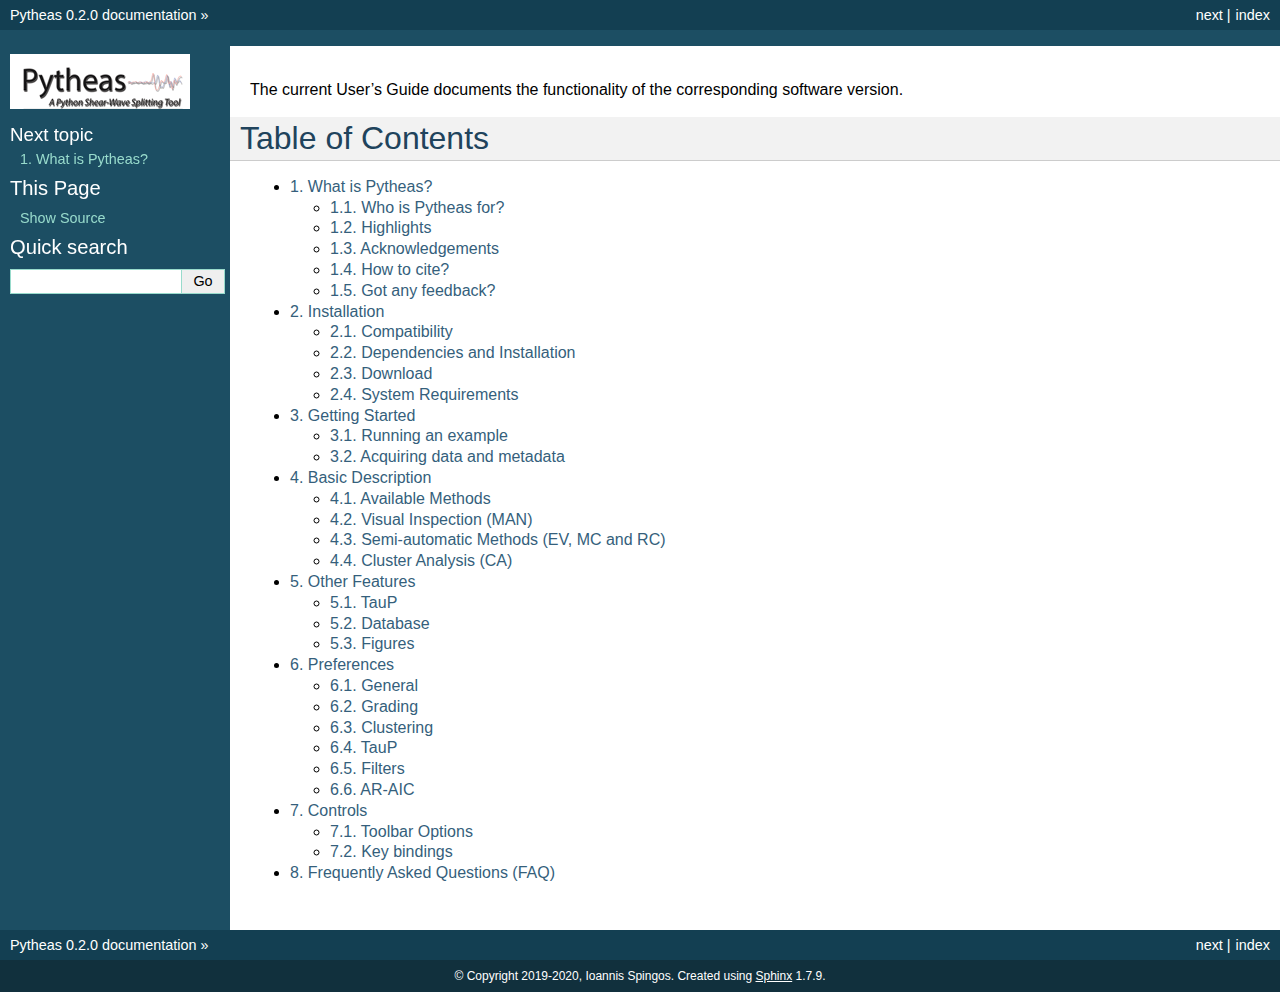
<file: index.html>
<!DOCTYPE html PUBLIC "-//W3C//DTD XHTML 1.0 Transitional//EN"
  "http://www.w3.org/TR/xhtml1/DTD/xhtml1-transitional.dtd">

<html xmlns="http://www.w3.org/1999/xhtml">
  <head>
    <meta http-equiv="X-UA-Compatible" content="IE=Edge" />
    <meta http-equiv="Content-Type" content="text/html; charset=utf-8" />
    <title>Table of Contents &#8212; Pytheas 0.2.0 documentation</title>
    <link rel="stylesheet" href="_static/classic.css" type="text/css" />
    <link rel="stylesheet" href="_static/pygments.css" type="text/css" />
    <script type="text/javascript" id="documentation_options" data-url_root="./" src="_static/documentation_options.js"></script>
    <script type="text/javascript" src="_static/jquery.js"></script>
    <script type="text/javascript" src="_static/underscore.js"></script>
    <script type="text/javascript" src="_static/doctools.js"></script>
    <link rel="shortcut icon" href="_static/Pytheas_ICO.ico"/>
    <link rel="index" title="Index" href="genindex.html" />
    <link rel="search" title="Search" href="search.html" />
    <link rel="next" title="1. What is Pytheas?" href="introduction/intro.html" /> 
  </head><body>
    <div class="related" role="navigation" aria-label="related navigation">
      <h3>Navigation</h3>
      <ul>
        <li class="right" style="margin-right: 10px">
          <a href="genindex.html" title="General Index"
             accesskey="I">index</a></li>
        <li class="right" >
          <a href="introduction/intro.html" title="1. What is Pytheas?"
             accesskey="N">next</a> |</li>
        <li class="nav-item nav-item-0"><a href="#">Pytheas 0.2.0 documentation</a> &#187;</li> 
      </ul>
    </div>  

    <div class="document">
      <div class="documentwrapper">
        <div class="bodywrapper">
          <div class="body" role="main">
            
  <div class="line-block">
<div class="line"><br /></div>
</div>
<p>The current User’s Guide documents the functionality of the corresponding software version.</p>
<div class="section" id="table-of-contents">
<h1>Table of Contents<a class="headerlink" href="#table-of-contents" title="Permalink to this headline">¶</a></h1>
<div class="toctree-wrapper compound">
<ul>
<li class="toctree-l1"><a class="reference internal" href="introduction/intro.html">1. What is Pytheas?</a><ul>
<li class="toctree-l2"><a class="reference internal" href="introduction/intro.html#who-is-pytheas-for">1.1. Who is Pytheas for?</a></li>
<li class="toctree-l2"><a class="reference internal" href="introduction/intro.html#highlights">1.2. Highlights</a></li>
<li class="toctree-l2"><a class="reference internal" href="introduction/intro.html#acknowledgements">1.3. Acknowledgements</a></li>
<li class="toctree-l2"><a class="reference internal" href="introduction/intro.html#how-to-cite">1.4. How to cite?</a></li>
<li class="toctree-l2"><a class="reference internal" href="introduction/intro.html#got-any-feedback">1.5. Got any feedback?</a></li>
</ul>
</li>
<li class="toctree-l1"><a class="reference internal" href="introduction/installation.html">2. Installation</a><ul>
<li class="toctree-l2"><a class="reference internal" href="introduction/installation.html#compatibility">2.1. Compatibility</a></li>
<li class="toctree-l2"><a class="reference internal" href="introduction/installation.html#dependencies-and-installation">2.2. Dependencies and Installation</a></li>
<li class="toctree-l2"><a class="reference internal" href="introduction/installation.html#download">2.3. Download</a></li>
<li class="toctree-l2"><a class="reference internal" href="introduction/installation.html#system-requirements">2.4. System Requirements</a></li>
</ul>
</li>
<li class="toctree-l1"><a class="reference internal" href="introduction/quickstart.html">3. Getting Started</a><ul>
<li class="toctree-l2"><a class="reference internal" href="introduction/quickstart.html#running-an-example">3.1. Running an example</a></li>
<li class="toctree-l2"><a class="reference internal" href="introduction/quickstart.html#acquiring-data-and-metadata">3.2. Acquiring data and metadata</a></li>
</ul>
</li>
<li class="toctree-l1"><a class="reference internal" href="application/descriptions.html">4. Basic Description</a><ul>
<li class="toctree-l2"><a class="reference internal" href="application/descriptions.html#available-methods">4.1. Available Methods</a></li>
<li class="toctree-l2"><a class="reference internal" href="application/descriptions.html#visual-inspection-man">4.2. Visual Inspection (MAN)</a></li>
<li class="toctree-l2"><a class="reference internal" href="application/descriptions.html#semi-automatic-methods-ev-mc-and-rc">4.3. Semi-automatic Methods (EV, MC and RC)</a></li>
<li class="toctree-l2"><a class="reference internal" href="application/descriptions.html#cluster-analysis-ca">4.4. Cluster Analysis (CA)</a></li>
</ul>
</li>
<li class="toctree-l1"><a class="reference internal" href="application/features.html">5. Other Features</a><ul>
<li class="toctree-l2"><a class="reference internal" href="application/features.html#taup">5.1. TauP</a></li>
<li class="toctree-l2"><a class="reference internal" href="application/features.html#database">5.2. Database</a></li>
<li class="toctree-l2"><a class="reference internal" href="application/features.html#figures">5.3. Figures</a></li>
</ul>
</li>
<li class="toctree-l1"><a class="reference internal" href="application/preferences.html">6. Preferences</a><ul>
<li class="toctree-l2"><a class="reference internal" href="application/preferences.html#general">6.1. General</a></li>
<li class="toctree-l2"><a class="reference internal" href="application/preferences.html#grading">6.2. Grading</a></li>
<li class="toctree-l2"><a class="reference internal" href="application/preferences.html#clustering">6.3. Clustering</a></li>
<li class="toctree-l2"><a class="reference internal" href="application/preferences.html#taup">6.4. TauP</a></li>
<li class="toctree-l2"><a class="reference internal" href="application/preferences.html#filters">6.5. Filters</a></li>
<li class="toctree-l2"><a class="reference internal" href="application/preferences.html#ar-aic">6.6. AR-AIC</a></li>
</ul>
</li>
<li class="toctree-l1"><a class="reference internal" href="application/keybindings.html">7. Controls</a><ul>
<li class="toctree-l2"><a class="reference internal" href="application/keybindings.html#toolbar-options">7.1. Toolbar Options</a></li>
<li class="toctree-l2"><a class="reference internal" href="application/keybindings.html#key-bindings">7.2. Key bindings</a></li>
</ul>
</li>
<li class="toctree-l1"><a class="reference internal" href="supl/faq.html">8. Frequently Asked Questions (FAQ)</a></li>
</ul>
</div>
</div>


          </div>
        </div>
      </div>
      <div class="sphinxsidebar" role="navigation" aria-label="main navigation">
        <div class="sphinxsidebarwrapper">
            <p class="logo"><a href="#">
              <img class="logo" src="_static/splash_color_55px.png" alt="Logo"/>
            </a></p>
  <h4>Next topic</h4>
  <p class="topless"><a href="introduction/intro.html"
                        title="next chapter">1. What is Pytheas?</a></p>
  <div role="note" aria-label="source link">
    <h3>This Page</h3>
    <ul class="this-page-menu">
      <li><a href="_sources/index.rst.txt"
            rel="nofollow">Show Source</a></li>
    </ul>
   </div>
<div id="searchbox" style="display: none" role="search">
  <h3>Quick search</h3>
    <div class="searchformwrapper">
    <form class="search" action="search.html" method="get">
      <input type="text" name="q" />
      <input type="submit" value="Go" />
      <input type="hidden" name="check_keywords" value="yes" />
      <input type="hidden" name="area" value="default" />
    </form>
    </div>
</div>
<script type="text/javascript">$('#searchbox').show(0);</script>
        </div>
      </div>
      <div class="clearer"></div>
    </div>
    <div class="related" role="navigation" aria-label="related navigation">
      <h3>Navigation</h3>
      <ul>
        <li class="right" style="margin-right: 10px">
          <a href="genindex.html" title="General Index"
             >index</a></li>
        <li class="right" >
          <a href="introduction/intro.html" title="1. What is Pytheas?"
             >next</a> |</li>
        <li class="nav-item nav-item-0"><a href="#">Pytheas 0.2.0 documentation</a> &#187;</li> 
      </ul>
    </div>
    <div class="footer" role="contentinfo">
        &#169; Copyright 2019-2020, Ioannis Spingos.
      Created using <a href="http://sphinx-doc.org/">Sphinx</a> 1.7.9.
    </div>
  </body>
</html>
</file>
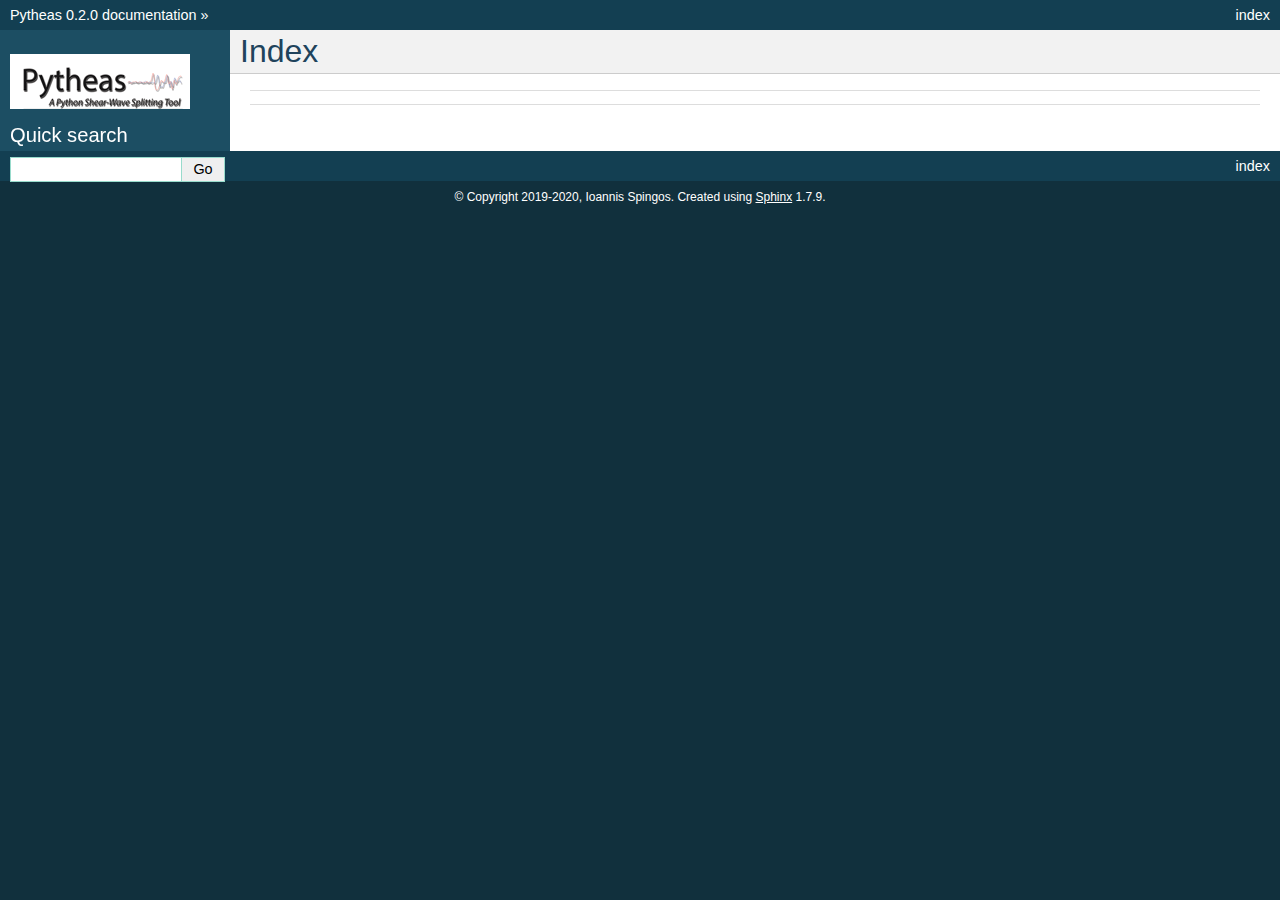
<file: genindex.html>
<!DOCTYPE html PUBLIC "-//W3C//DTD XHTML 1.0 Transitional//EN"
  "http://www.w3.org/TR/xhtml1/DTD/xhtml1-transitional.dtd">

<html xmlns="http://www.w3.org/1999/xhtml">
  <head>
    <meta http-equiv="X-UA-Compatible" content="IE=Edge" />
    <meta http-equiv="Content-Type" content="text/html; charset=utf-8" />
    <title>Index &#8212; Pytheas 0.2.0 documentation</title>
    <link rel="stylesheet" href="_static/classic.css" type="text/css" />
    <link rel="stylesheet" href="_static/pygments.css" type="text/css" />
    <script type="text/javascript" id="documentation_options" data-url_root="./" src="_static/documentation_options.js"></script>
    <script type="text/javascript" src="_static/jquery.js"></script>
    <script type="text/javascript" src="_static/underscore.js"></script>
    <script type="text/javascript" src="_static/doctools.js"></script>
    <link rel="shortcut icon" href="_static/Pytheas_ICO.ico"/>
    <link rel="index" title="Index" href="#" />
    <link rel="search" title="Search" href="search.html" /> 
  </head><body>
    <div class="related" role="navigation" aria-label="related navigation">
      <h3>Navigation</h3>
      <ul>
        <li class="right" style="margin-right: 10px">
          <a href="#" title="General Index"
             accesskey="I">index</a></li>
        <li class="nav-item nav-item-0"><a href="index.html">Pytheas 0.2.0 documentation</a> &#187;</li> 
      </ul>
    </div>  

    <div class="document">
      <div class="documentwrapper">
        <div class="bodywrapper">
          <div class="body" role="main">
            

<h1 id="index">Index</h1>

<div class="genindex-jumpbox">
 
</div>


          </div>
        </div>
      </div>
      <div class="sphinxsidebar" role="navigation" aria-label="main navigation">
        <div class="sphinxsidebarwrapper">
            <p class="logo"><a href="index.html">
              <img class="logo" src="_static/splash_color_55px.png" alt="Logo"/>
            </a></p>
<div id="searchbox" style="display: none" role="search">
  <h3>Quick search</h3>
    <div class="searchformwrapper">
    <form class="search" action="search.html" method="get">
      <input type="text" name="q" />
      <input type="submit" value="Go" />
      <input type="hidden" name="check_keywords" value="yes" />
      <input type="hidden" name="area" value="default" />
    </form>
    </div>
</div>
<script type="text/javascript">$('#searchbox').show(0);</script>
        </div>
      </div>
      <div class="clearer"></div>
    </div>
    <div class="related" role="navigation" aria-label="related navigation">
      <h3>Navigation</h3>
      <ul>
        <li class="right" style="margin-right: 10px">
          <a href="#" title="General Index"
             >index</a></li>
        <li class="nav-item nav-item-0"><a href="index.html">Pytheas 0.2.0 documentation</a> &#187;</li> 
      </ul>
    </div>
    <div class="footer" role="contentinfo">
        &#169; Copyright 2019-2020, Ioannis Spingos.
      Created using <a href="http://sphinx-doc.org/">Sphinx</a> 1.7.9.
    </div>
  </body>
</html>
</file>
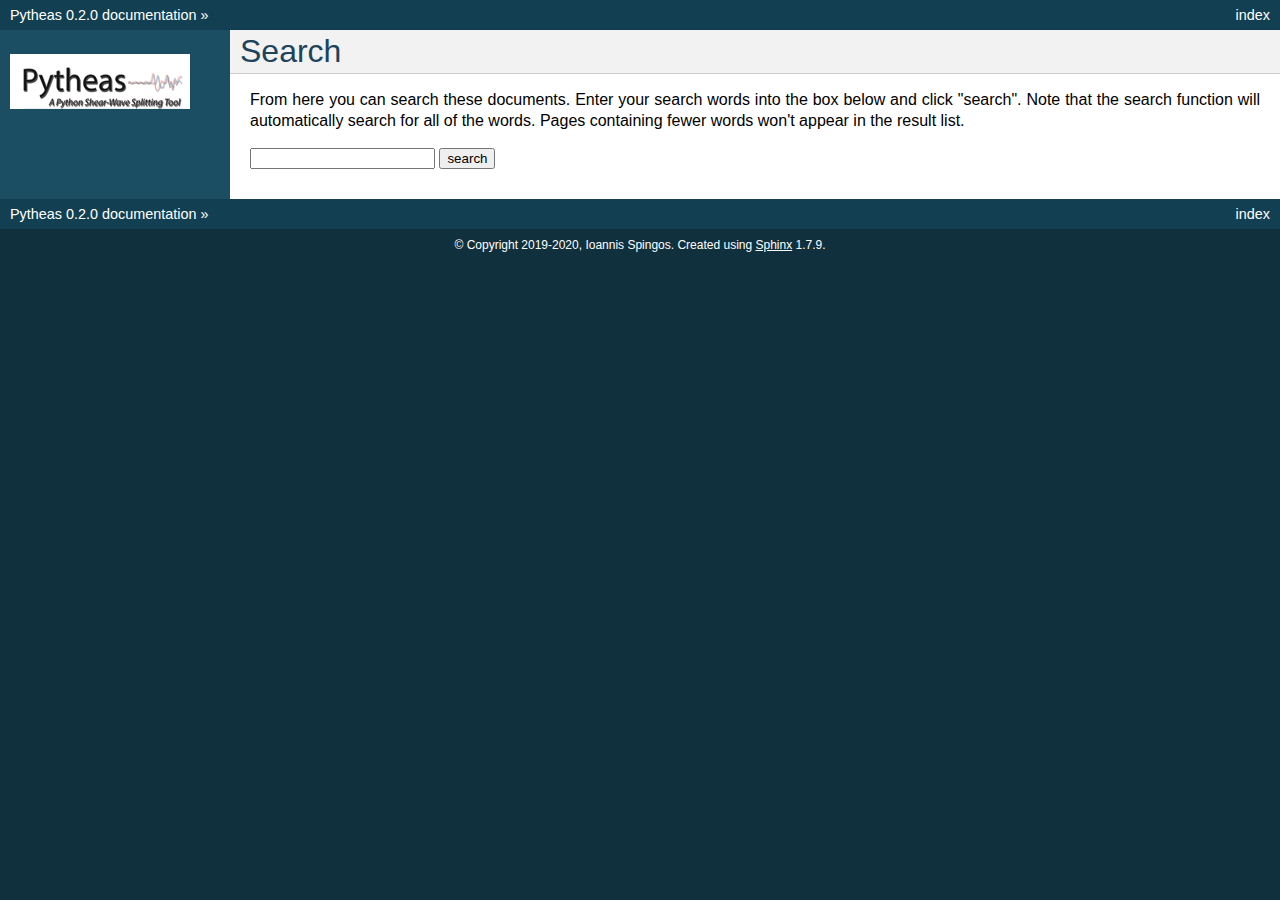
<file: search.html>
<!DOCTYPE html PUBLIC "-//W3C//DTD XHTML 1.0 Transitional//EN"
  "http://www.w3.org/TR/xhtml1/DTD/xhtml1-transitional.dtd">

<html xmlns="http://www.w3.org/1999/xhtml">
  <head>
    <meta http-equiv="X-UA-Compatible" content="IE=Edge" />
    <meta http-equiv="Content-Type" content="text/html; charset=utf-8" />
    <title>Search &#8212; Pytheas 0.2.0 documentation</title>
    <link rel="stylesheet" href="_static/classic.css" type="text/css" />
    <link rel="stylesheet" href="_static/pygments.css" type="text/css" />
    <script type="text/javascript" id="documentation_options" data-url_root="./" src="_static/documentation_options.js"></script>
    <script type="text/javascript" src="_static/jquery.js"></script>
    <script type="text/javascript" src="_static/underscore.js"></script>
    <script type="text/javascript" src="_static/doctools.js"></script>
    <script type="text/javascript" src="_static/searchtools.js"></script>
    <link rel="shortcut icon" href="_static/Pytheas_ICO.ico"/>
    <link rel="index" title="Index" href="genindex.html" />
    <link rel="search" title="Search" href="#" />
  <script type="text/javascript">
    jQuery(function() { Search.loadIndex("searchindex.js"); });
  </script>
  
  <script type="text/javascript" id="searchindexloader"></script>
   

  </head><body>
    <div class="related" role="navigation" aria-label="related navigation">
      <h3>Navigation</h3>
      <ul>
        <li class="right" style="margin-right: 10px">
          <a href="genindex.html" title="General Index"
             accesskey="I">index</a></li>
        <li class="nav-item nav-item-0"><a href="index.html">Pytheas 0.2.0 documentation</a> &#187;</li> 
      </ul>
    </div>  

    <div class="document">
      <div class="documentwrapper">
        <div class="bodywrapper">
          <div class="body" role="main">
            
  <h1 id="search-documentation">Search</h1>
  <div id="fallback" class="admonition warning">
  <script type="text/javascript">$('#fallback').hide();</script>
  <p>
    Please activate JavaScript to enable the search
    functionality.
  </p>
  </div>
  <p>
    From here you can search these documents. Enter your search
    words into the box below and click "search". Note that the search
    function will automatically search for all of the words. Pages
    containing fewer words won't appear in the result list.
  </p>
  <form action="" method="get">
    <input type="text" name="q" value="" />
    <input type="submit" value="search" />
    <span id="search-progress" style="padding-left: 10px"></span>
  </form>
  
  <div id="search-results">
  
  </div>

          </div>
        </div>
      </div>
      <div class="sphinxsidebar" role="navigation" aria-label="main navigation">
        <div class="sphinxsidebarwrapper">
            <p class="logo"><a href="index.html">
              <img class="logo" src="_static/splash_color_55px.png" alt="Logo"/>
            </a></p>
        </div>
      </div>
      <div class="clearer"></div>
    </div>
    <div class="related" role="navigation" aria-label="related navigation">
      <h3>Navigation</h3>
      <ul>
        <li class="right" style="margin-right: 10px">
          <a href="genindex.html" title="General Index"
             >index</a></li>
        <li class="nav-item nav-item-0"><a href="index.html">Pytheas 0.2.0 documentation</a> &#187;</li> 
      </ul>
    </div>
    <div class="footer" role="contentinfo">
        &#169; Copyright 2019-2020, Ioannis Spingos.
      Created using <a href="http://sphinx-doc.org/">Sphinx</a> 1.7.9.
    </div>
  </body>
</html>
</file>
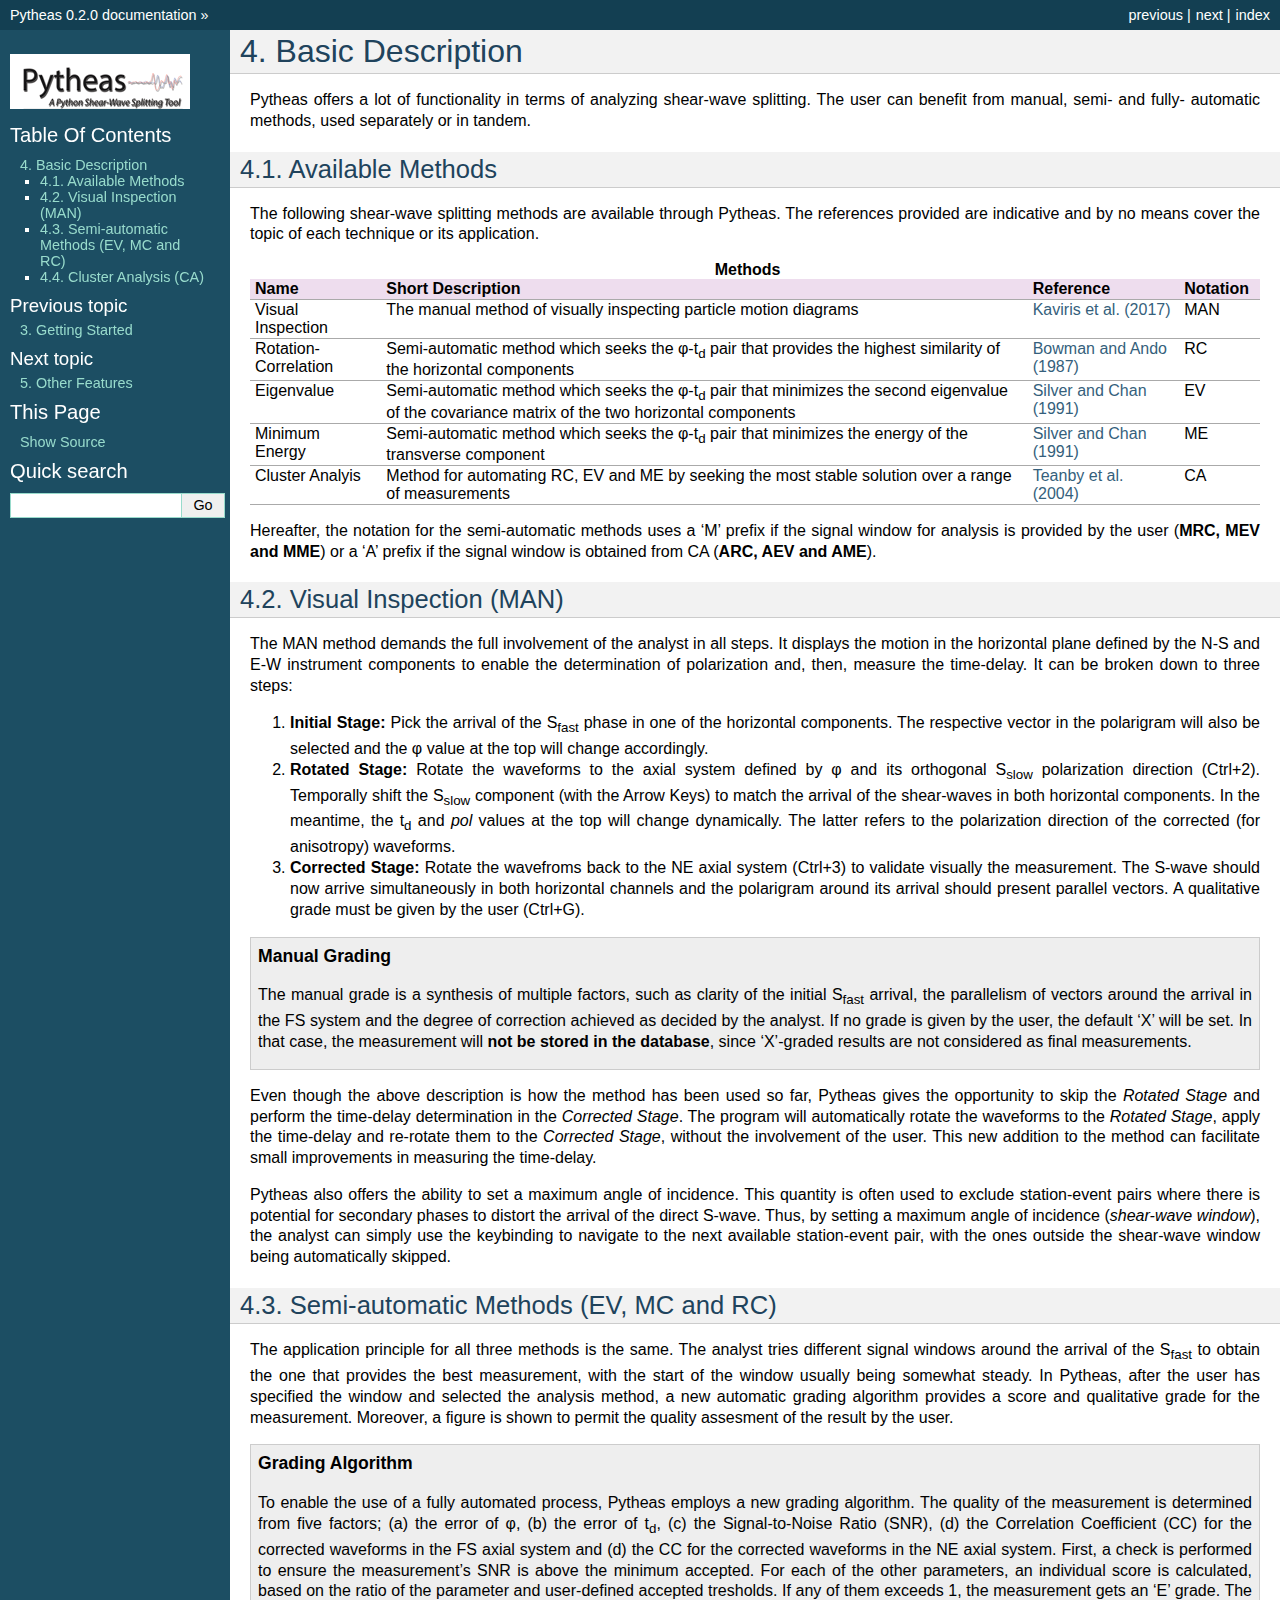
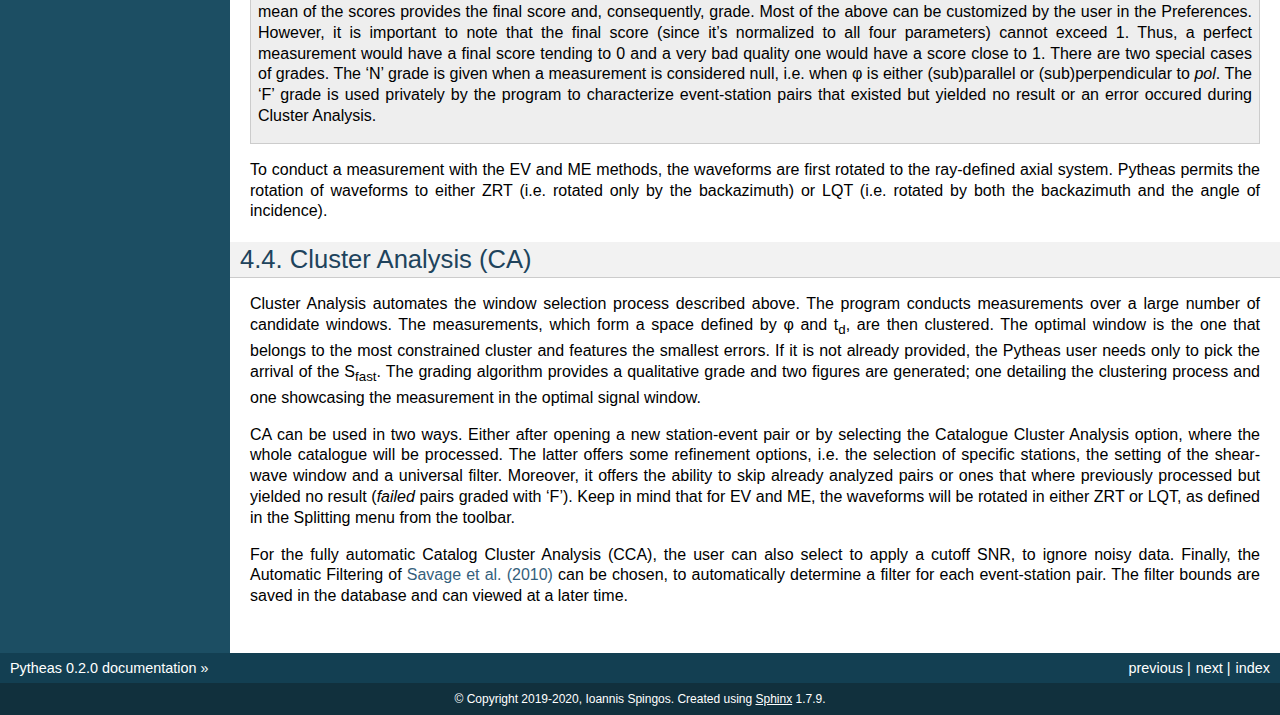
<file: application/descriptions.html>
<!DOCTYPE html PUBLIC "-//W3C//DTD XHTML 1.0 Transitional//EN"
  "http://www.w3.org/TR/xhtml1/DTD/xhtml1-transitional.dtd">

<html xmlns="http://www.w3.org/1999/xhtml">
  <head>
    <meta http-equiv="X-UA-Compatible" content="IE=Edge" />
    <meta http-equiv="Content-Type" content="text/html; charset=utf-8" />
    <title>4. Basic Description &#8212; Pytheas 0.2.0 documentation</title>
    <link rel="stylesheet" href="../_static/classic.css" type="text/css" />
    <link rel="stylesheet" href="../_static/pygments.css" type="text/css" />
    <script type="text/javascript" id="documentation_options" data-url_root="../" src="../_static/documentation_options.js"></script>
    <script type="text/javascript" src="../_static/jquery.js"></script>
    <script type="text/javascript" src="../_static/underscore.js"></script>
    <script type="text/javascript" src="../_static/doctools.js"></script>
    <link rel="shortcut icon" href="../_static/Pytheas_ICO.ico"/>
    <link rel="index" title="Index" href="../genindex.html" />
    <link rel="search" title="Search" href="../search.html" />
    <link rel="next" title="5. Other Features" href="features.html" />
    <link rel="prev" title="3. Getting Started" href="../introduction/quickstart.html" /> 
  </head><body>
    <div class="related" role="navigation" aria-label="related navigation">
      <h3>Navigation</h3>
      <ul>
        <li class="right" style="margin-right: 10px">
          <a href="../genindex.html" title="General Index"
             accesskey="I">index</a></li>
        <li class="right" >
          <a href="features.html" title="5. Other Features"
             accesskey="N">next</a> |</li>
        <li class="right" >
          <a href="../introduction/quickstart.html" title="3. Getting Started"
             accesskey="P">previous</a> |</li>
        <li class="nav-item nav-item-0"><a href="../index.html">Pytheas 0.2.0 documentation</a> &#187;</li> 
      </ul>
    </div>  

    <div class="document">
      <div class="documentwrapper">
        <div class="bodywrapper">
          <div class="body" role="main">
            
  <div class="section" id="basic-description">
<h1>4. Basic Description<a class="headerlink" href="#basic-description" title="Permalink to this headline">¶</a></h1>
<p>Pytheas offers a lot of functionality in terms of analyzing shear-wave splitting. The user can benefit from manual, semi- and fully- automatic methods, used separately or in tandem.</p>
<div class="section" id="available-methods">
<h2>4.1. Available Methods<a class="headerlink" href="#available-methods" title="Permalink to this headline">¶</a></h2>
<p>The following shear-wave splitting methods are available through Pytheas. The references provided are indicative and by no means cover the topic of each technique or its application.</p>
<table border="1" class="colwidths-given docutils" id="id2">
<caption><span class="caption-text"><strong>Methods</strong></span><a class="headerlink" href="#id2" title="Permalink to this table">¶</a></caption>
<colgroup>
<col width="13%" />
<col width="64%" />
<col width="15%" />
<col width="8%" />
</colgroup>
<thead valign="bottom">
<tr class="row-odd"><th class="head">Name</th>
<th class="head">Short Description</th>
<th class="head">Reference</th>
<th class="head">Notation</th>
</tr>
</thead>
<tbody valign="top">
<tr class="row-even"><td>Visual Inspection</td>
<td>The manual method of visually inspecting particle motion diagrams</td>
<td><a class="reference external" href="https://doi.org/10.1016/j.pepi.2017.06.006">Kaviris et al. (2017)</a></td>
<td>MAN</td>
</tr>
<tr class="row-odd"><td>Rotation-Correlation</td>
<td>Semi-automatic method which seeks the φ-t<sub>d</sub> pair that provides the highest similarity of the horizontal components</td>
<td><a class="reference external" href="https://doi.org/10.1111/j.1365-246X.1987.tb01367.x">Bowman and Ando (1987)</a></td>
<td>RC</td>
</tr>
<tr class="row-even"><td>Eigenvalue</td>
<td>Semi-automatic method which seeks the φ-t<sub>d</sub> pair that minimizes the second eigenvalue of the covariance matrix of the two horizontal components</td>
<td><a class="reference external" href="https://doi.org/10.1029/91JB00899">Silver and Chan (1991)</a></td>
<td>EV</td>
</tr>
<tr class="row-odd"><td>Minimum Energy</td>
<td>Semi-automatic method which seeks the φ-t<sub>d</sub> pair that minimizes the energy of the transverse component</td>
<td><a class="reference external" href="https://doi.org/10.1029/91JB00899">Silver and Chan (1991)</a></td>
<td>ME</td>
</tr>
<tr class="row-even"><td>Cluster Analyis</td>
<td>Method for automating RC, EV and ME by seeking the most stable solution over a range of measurements</td>
<td><a class="reference external" href="http://dx.doi.org/10.1785/0120030123">Teanby et al. (2004)</a></td>
<td>CA</td>
</tr>
</tbody>
</table>
<p>Hereafter, the notation for the semi-automatic methods uses a ‘M’ prefix if the signal window for analysis is provided by the user (<strong>MRC, MEV and MME</strong>) or a ‘A’ prefix if the signal window is obtained from CA (<strong>ARC, AEV and AME</strong>).</p>
</div>
<div class="section" id="visual-inspection-man">
<h2>4.2. Visual Inspection (MAN)<a class="headerlink" href="#visual-inspection-man" title="Permalink to this headline">¶</a></h2>
<p>The MAN method demands the full involvement of the analyst in all steps. It displays the motion in the horizontal plane defined by the N-S and E-W instrument components to enable the determination of polarization and, then, measure the time-delay. It can be broken down to three steps:</p>
<ol class="arabic simple">
<li><strong>Initial Stage:</strong> Pick the arrival of the S<sub>fast</sub> phase in one of the horizontal components. The respective vector in the polarigram will also be selected and the φ value at the top will change accordingly.</li>
<li><strong>Rotated Stage:</strong> Rotate the waveforms to the axial system defined by φ and its orthogonal S<sub>slow</sub> polarization direction (Ctrl+2). Temporally shift the S<sub>slow</sub> component (with the Arrow Keys) to match the arrival of the shear-waves in both horizontal components. In the meantime, the t<sub>d</sub> and <em>pol</em> values at the top will change dynamically. The latter refers to the polarization direction of the corrected (for anisotropy) waveforms.</li>
<li><strong>Corrected Stage:</strong> Rotate the wavefroms back to the NE axial system (Ctrl+3) to validate visually the measurement. The S-wave should now arrive simultaneously in both horizontal channels and the polarigram around its arrival should present parallel vectors. A qualitative grade must be given by the user (Ctrl+G).</li>
</ol>
<div class="topic">
<p class="topic-title first">Manual Grading</p>
<p>The manual grade is a synthesis of multiple factors, such as clarity of the initial S<sub>fast</sub> arrival, the parallelism of vectors around the arrival in the FS system and the degree of correction achieved as decided by the analyst. If no grade is given by the user, the default ‘X’ will be set. In that case, the measurement will <strong>not be stored in the database</strong>, since ‘X’-graded results are not considered as final measurements.</p>
</div>
<p>Even though the above description is how the method has been used so far, Pytheas gives the opportunity to skip the <em>Rotated Stage</em> and perform the time-delay determination in the <em>Corrected Stage</em>. The program will automatically rotate the waveforms to the <em>Rotated Stage</em>, apply the time-delay and re-rotate them to the <em>Corrected Stage</em>, without the involvement of the user. This new addition to the method can facilitate small improvements in measuring the time-delay.</p>
<p>Pytheas also offers the ability to set a maximum angle of incidence. This quantity is often used to exclude station-event pairs where there is potential for secondary phases to distort the arrival of the direct S-wave. Thus, by setting a maximum angle of incidence (<em>shear-wave window</em>), the analyst can simply use the keybinding to navigate to the next available station-event pair, with the ones outside the shear-wave window being automatically skipped.</p>
</div>
<div class="section" id="semi-automatic-methods-ev-mc-and-rc">
<h2>4.3. Semi-automatic Methods (EV, MC and RC)<a class="headerlink" href="#semi-automatic-methods-ev-mc-and-rc" title="Permalink to this headline">¶</a></h2>
<p>The application principle for all three methods is the same. The analyst tries different signal windows around the arrival of the S<sub>fast</sub> to obtain the one that provides the best measurement, with the start of the window usually being somewhat steady. In Pytheas, after the user has specified the window and selected the analysis method, a new automatic grading algorithm provides a score and qualitative grade for the measurement. Moreover, a figure is shown to permit the quality assesment of the result by the user.</p>
<div class="topic">
<p class="topic-title first">Grading Algorithm</p>
<p>To enable the use of a fully automated process, Pytheas employs a new grading algorithm. The quality of the measurement is determined from five factors; (a) the error of φ, (b) the error of t<sub>d</sub>, (c) the Signal-to-Noise Ratio (SNR), (d) the Correlation Coefficient (CC) for the corrected waveforms in the FS axial system and (d) the CC for the corrected waveforms in the NE axial system. First, a check is performed to ensure the measurement’s SNR is above the minimum accepted. For each of the other parameters, an individual score is calculated, based on the ratio of the parameter and user-defined accepted tresholds. If any of them exceeds 1, the measurement gets an ‘E’ grade. The mean of the scores provides the final score and, consequently, grade. Most of the above can be customized by the user in the Preferences. However, it is important to note that the final score (since it’s normalized to all four parameters) cannot exceed 1. Thus, a perfect measurement would have a final score tending to 0 and a very bad quality one would have a score close to 1. There are two special cases of grades. The ‘N’ grade is given when a measurement is considered null, i.e. when φ is either (sub)parallel or (sub)perpendicular to <em>pol</em>. The ‘F’ grade is used privately by the program to characterize event-station pairs that existed but yielded no result or an error occured during Cluster Analysis.</p>
</div>
<p>To conduct a measurement with the EV and ME methods, the waveforms are first rotated to the ray-defined axial system. Pytheas permits the rotation of waveforms to either ZRT (i.e. rotated only by the backazimuth) or LQT (i.e. rotated by both the backazimuth and the angle of incidence).</p>
</div>
<div class="section" id="cluster-analysis-ca">
<h2>4.4. Cluster Analysis (CA)<a class="headerlink" href="#cluster-analysis-ca" title="Permalink to this headline">¶</a></h2>
<p>Cluster Analysis automates the window selection process described above. The program conducts measurements over a large number of candidate windows. The measurements, which form a space defined by φ and t<sub>d</sub>, are then clustered. The optimal window is the one that belongs to the most constrained cluster and features the smallest errors. If it is not already provided, the Pytheas user needs only to pick the arrival of the S<sub>fast</sub>. The grading algorithm provides a qualitative grade and two figures are generated; one detailing the clustering process and one showcasing the measurement in the optimal signal window.</p>
<p>CA can be used in two ways. Either after opening a new station-event pair or by selecting the Catalogue Cluster Analysis option, where the whole catalogue will be processed. The latter offers some refinement options, i.e. the selection of specific stations, the setting of the shear-wave window and a universal filter. Moreover, it offers the ability to skip already analyzed pairs or ones that where previously processed but yielded no result (<em>failed</em> pairs graded with ‘F’). Keep in mind that for EV and ME, the waveforms will be rotated in either ZRT or LQT, as defined in the Splitting menu from the toolbar.</p>
<p>For the fully automatic Catalog Cluster Analysis (CCA), the user can also select to apply a cutoff SNR, to ignore noisy data. Finally, the Automatic Filtering of <a class="reference external" href="https://doi.org/10.1029/2010JB007722">Savage et al. (2010)</a> can be chosen, to automatically determine a filter for each event-station pair. The filter bounds are saved in the database and can viewed at a later time.</p>
</div>
</div>


          </div>
        </div>
      </div>
      <div class="sphinxsidebar" role="navigation" aria-label="main navigation">
        <div class="sphinxsidebarwrapper">
            <p class="logo"><a href="../index.html">
              <img class="logo" src="../_static/splash_color_55px.png" alt="Logo"/>
            </a></p>
  <h3><a href="../index.html">Table Of Contents</a></h3>
  <ul>
<li><a class="reference internal" href="#">4. Basic Description</a><ul>
<li><a class="reference internal" href="#available-methods">4.1. Available Methods</a></li>
<li><a class="reference internal" href="#visual-inspection-man">4.2. Visual Inspection (MAN)</a></li>
<li><a class="reference internal" href="#semi-automatic-methods-ev-mc-and-rc">4.3. Semi-automatic Methods (EV, MC and RC)</a></li>
<li><a class="reference internal" href="#cluster-analysis-ca">4.4. Cluster Analysis (CA)</a></li>
</ul>
</li>
</ul>

  <h4>Previous topic</h4>
  <p class="topless"><a href="../introduction/quickstart.html"
                        title="previous chapter">3. Getting Started</a></p>
  <h4>Next topic</h4>
  <p class="topless"><a href="features.html"
                        title="next chapter">5. Other Features</a></p>
  <div role="note" aria-label="source link">
    <h3>This Page</h3>
    <ul class="this-page-menu">
      <li><a href="../_sources/application/descriptions.rst.txt"
            rel="nofollow">Show Source</a></li>
    </ul>
   </div>
<div id="searchbox" style="display: none" role="search">
  <h3>Quick search</h3>
    <div class="searchformwrapper">
    <form class="search" action="../search.html" method="get">
      <input type="text" name="q" />
      <input type="submit" value="Go" />
      <input type="hidden" name="check_keywords" value="yes" />
      <input type="hidden" name="area" value="default" />
    </form>
    </div>
</div>
<script type="text/javascript">$('#searchbox').show(0);</script>
        </div>
      </div>
      <div class="clearer"></div>
    </div>
    <div class="related" role="navigation" aria-label="related navigation">
      <h3>Navigation</h3>
      <ul>
        <li class="right" style="margin-right: 10px">
          <a href="../genindex.html" title="General Index"
             >index</a></li>
        <li class="right" >
          <a href="features.html" title="5. Other Features"
             >next</a> |</li>
        <li class="right" >
          <a href="../introduction/quickstart.html" title="3. Getting Started"
             >previous</a> |</li>
        <li class="nav-item nav-item-0"><a href="../index.html">Pytheas 0.2.0 documentation</a> &#187;</li> 
      </ul>
    </div>
    <div class="footer" role="contentinfo">
        &#169; Copyright 2019-2020, Ioannis Spingos.
      Created using <a href="http://sphinx-doc.org/">Sphinx</a> 1.7.9.
    </div>
  </body>
</html>
</file>
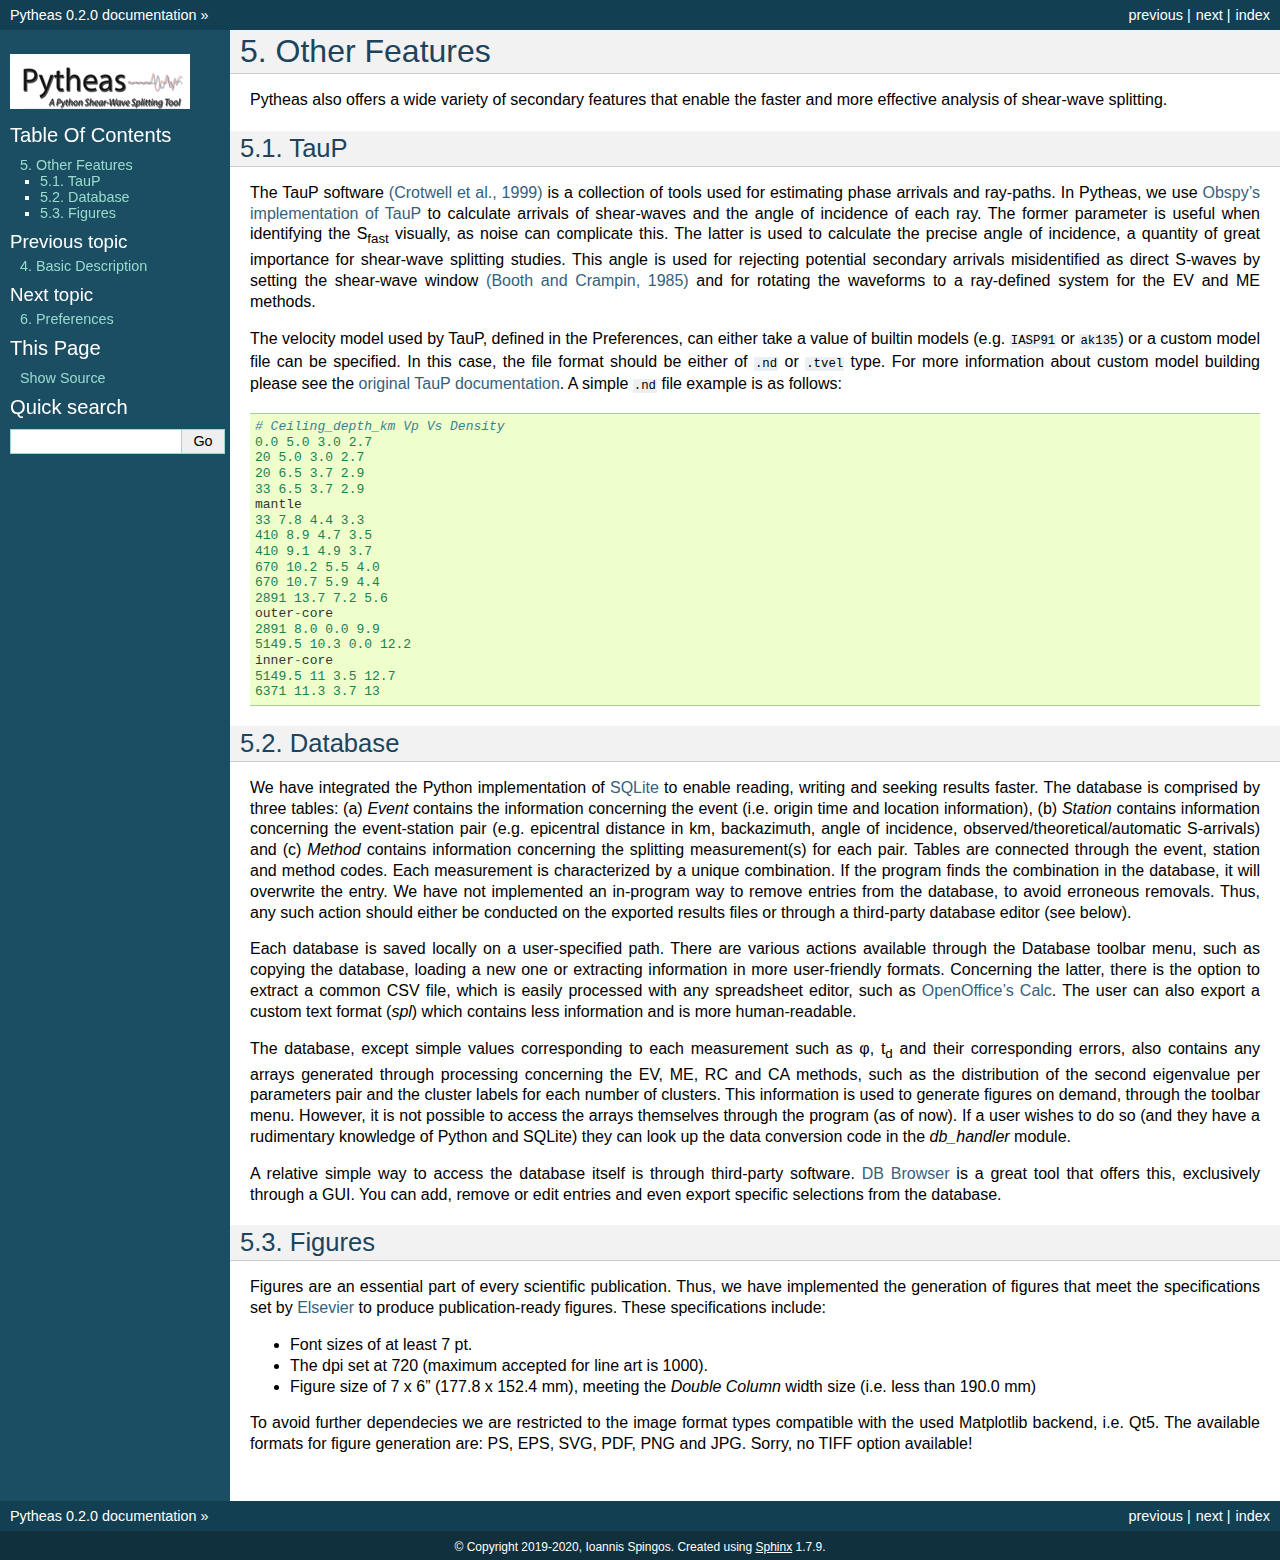
<file: application/features.html>
<!DOCTYPE html PUBLIC "-//W3C//DTD XHTML 1.0 Transitional//EN"
  "http://www.w3.org/TR/xhtml1/DTD/xhtml1-transitional.dtd">

<html xmlns="http://www.w3.org/1999/xhtml">
  <head>
    <meta http-equiv="X-UA-Compatible" content="IE=Edge" />
    <meta http-equiv="Content-Type" content="text/html; charset=utf-8" />
    <title>5. Other Features &#8212; Pytheas 0.2.0 documentation</title>
    <link rel="stylesheet" href="../_static/classic.css" type="text/css" />
    <link rel="stylesheet" href="../_static/pygments.css" type="text/css" />
    <script type="text/javascript" id="documentation_options" data-url_root="../" src="../_static/documentation_options.js"></script>
    <script type="text/javascript" src="../_static/jquery.js"></script>
    <script type="text/javascript" src="../_static/underscore.js"></script>
    <script type="text/javascript" src="../_static/doctools.js"></script>
    <link rel="shortcut icon" href="../_static/Pytheas_ICO.ico"/>
    <link rel="index" title="Index" href="../genindex.html" />
    <link rel="search" title="Search" href="../search.html" />
    <link rel="next" title="6. Preferences" href="preferences.html" />
    <link rel="prev" title="4. Basic Description" href="descriptions.html" /> 
  </head><body>
    <div class="related" role="navigation" aria-label="related navigation">
      <h3>Navigation</h3>
      <ul>
        <li class="right" style="margin-right: 10px">
          <a href="../genindex.html" title="General Index"
             accesskey="I">index</a></li>
        <li class="right" >
          <a href="preferences.html" title="6. Preferences"
             accesskey="N">next</a> |</li>
        <li class="right" >
          <a href="descriptions.html" title="4. Basic Description"
             accesskey="P">previous</a> |</li>
        <li class="nav-item nav-item-0"><a href="../index.html">Pytheas 0.2.0 documentation</a> &#187;</li> 
      </ul>
    </div>  

    <div class="document">
      <div class="documentwrapper">
        <div class="bodywrapper">
          <div class="body" role="main">
            
  <div class="section" id="other-features">
<h1>5. Other Features<a class="headerlink" href="#other-features" title="Permalink to this headline">¶</a></h1>
<p>Pytheas also offers a wide variety of secondary features that enable the faster and more effective analysis of shear-wave splitting.</p>
<div class="section" id="taup">
<h2>5.1. TauP<a class="headerlink" href="#taup" title="Permalink to this headline">¶</a></h2>
<p>The TauP software <a class="reference external" href="https://doi.org/10.1785/gssrl.70.2.154">(Crotwell et al., 1999)</a> is a collection of tools used for estimating phase arrivals and ray-paths. In Pytheas, we use <a class="reference external" href="https://docs.obspy.org/packages/obspy.taup.html">Obspy’s implementation of TauP</a> to calculate arrivals of shear-waves and the angle of incidence of each ray. The former parameter is useful when identifying the S<sub>fast</sub> visually, as noise can complicate this. The latter is used to calculate the precise angle of incidence, a quantity of great importance for shear-wave splitting studies. This angle is used for rejecting potential secondary arrivals misidentified as direct S-waves by setting the shear-wave window <a class="reference external" href="https://doi.org/10.1111/j.1365-246X.1985.tb05154.x">(Booth and Crampin, 1985)</a> and for rotating the waveforms to a ray-defined system for the EV and ME methods.</p>
<p>The velocity model used by TauP, defined in the Preferences, can either take a value of builtin models (e.g. <code class="docutils literal notranslate"><span class="pre">IASP91</span></code> or <code class="docutils literal notranslate"><span class="pre">ak135</span></code>) or a custom model file can be specified. In this case, the file format should be either of <code class="docutils literal notranslate"><span class="pre">.nd</span></code> or <code class="docutils literal notranslate"><span class="pre">.tvel</span></code> type. For more information about custom model building please see the <a class="reference external" href="https://www.seis.sc.edu/downloads/TauP/taup.pdf">original TauP documentation</a>. A simple <code class="docutils literal notranslate"><span class="pre">.nd</span></code> file example is as follows:</p>
<div class="highlight-default notranslate"><div class="highlight"><pre><span></span><span class="c1"># Ceiling_depth_km Vp Vs Density</span>
<span class="mf">0.0</span> <span class="mf">5.0</span> <span class="mf">3.0</span> <span class="mf">2.7</span>
<span class="mi">20</span> <span class="mf">5.0</span> <span class="mf">3.0</span> <span class="mf">2.7</span>
<span class="mi">20</span> <span class="mf">6.5</span> <span class="mf">3.7</span> <span class="mf">2.9</span>
<span class="mi">33</span> <span class="mf">6.5</span> <span class="mf">3.7</span> <span class="mf">2.9</span>
<span class="n">mantle</span>
<span class="mi">33</span> <span class="mf">7.8</span> <span class="mf">4.4</span> <span class="mf">3.3</span>
<span class="mi">410</span> <span class="mf">8.9</span> <span class="mf">4.7</span> <span class="mf">3.5</span>
<span class="mi">410</span> <span class="mf">9.1</span> <span class="mf">4.9</span> <span class="mf">3.7</span>
<span class="mi">670</span> <span class="mf">10.2</span> <span class="mf">5.5</span> <span class="mf">4.0</span>
<span class="mi">670</span> <span class="mf">10.7</span> <span class="mf">5.9</span> <span class="mf">4.4</span>
<span class="mi">2891</span> <span class="mf">13.7</span> <span class="mf">7.2</span> <span class="mf">5.6</span>
<span class="n">outer</span><span class="o">-</span><span class="n">core</span>
<span class="mi">2891</span> <span class="mf">8.0</span> <span class="mf">0.0</span> <span class="mf">9.9</span>
<span class="mf">5149.5</span> <span class="mf">10.3</span> <span class="mf">0.0</span> <span class="mf">12.2</span>
<span class="n">inner</span><span class="o">-</span><span class="n">core</span>
<span class="mf">5149.5</span> <span class="mi">11</span> <span class="mf">3.5</span> <span class="mf">12.7</span>
<span class="mi">6371</span> <span class="mf">11.3</span> <span class="mf">3.7</span> <span class="mi">13</span>
</pre></div>
</div>
</div>
<div class="section" id="database">
<h2>5.2. Database<a class="headerlink" href="#database" title="Permalink to this headline">¶</a></h2>
<p>We have integrated the Python implementation of <a class="reference external" href="https://www.sqlite.org/index.html">SQLite</a> to enable reading, writing and seeking results faster. The database is comprised by three tables: (a) <cite>Event</cite> contains the information concerning the event (i.e. origin time and location information), (b) <cite>Station</cite> contains information concerning the event-station pair (e.g. epicentral distance in km, backazimuth, angle of incidence, observed/theoretical/automatic S-arrivals) and (c) <cite>Method</cite> contains information concerning the splitting measurement(s) for each pair. Tables are connected through the event, station and method codes. Each measurement is characterized by a unique combination. If the program finds the combination in the database, it will overwrite the entry. We have not implemented an in-program way to remove entries from the database, to avoid erroneous removals. Thus, any such action should either be conducted on the exported results files or through a third-party database editor (see below).</p>
<p>Each database is saved locally on a user-specified path. There are various actions available through the Database toolbar menu, such as copying the database, loading a new one or extracting information in more user-friendly formats. Concerning the latter, there is the option to extract a common CSV file, which is easily processed with any spreadsheet editor, such as <a class="reference external" href="https://www.openoffice.org/">OpenOffice’s Calc</a>. The user can also export a custom text format (<cite>spl</cite>) which contains less information and is more human-readable.</p>
<p>The database, except simple values corresponding to each measurement such as φ, t<sub>d</sub> and their corresponding errors, also contains any arrays generated through processing concerning the EV, ME, RC and CA methods, such as the distribution of the second eigenvalue per parameters pair and the cluster labels for each number of clusters. This information is used to generate figures on demand, through the toolbar menu. However, it is not possible to access the arrays themselves through the program (as of now). If a user wishes to do so (and they have a rudimentary knowledge of Python and SQLite) they can look up the data conversion code in the <cite>db_handler</cite> module.</p>
<p>A relative simple way to access the database itself is through third-party software. <a class="reference external" href="https://sqlitebrowser.org/">DB Browser</a> is a great tool that offers this, exclusively through a GUI. You can add, remove or edit entries and even export specific selections from the database.</p>
</div>
<div class="section" id="figures">
<h2>5.3. Figures<a class="headerlink" href="#figures" title="Permalink to this headline">¶</a></h2>
<p>Figures are an essential part of every scientific publication. Thus, we have implemented the generation of figures that meet the specifications set by <a class="reference external" href="https://www.elsevier.com/authors/author-schemas/artwork-and-media-instructions">Elsevier</a> to produce publication-ready figures. These specifications include:</p>
<ul class="simple">
<li>Font sizes of at least 7 pt.</li>
<li>The dpi set at 720 (maximum accepted for line art is 1000).</li>
<li>Figure size of 7 x 6” (177.8 x 152.4 mm), meeting the <cite>Double Column</cite> width size (i.e. less than 190.0 mm)</li>
</ul>
<p>To avoid further dependecies we are restricted to the image format types compatible with the used Matplotlib backend, i.e. Qt5. The available formats for figure generation are: PS, EPS, SVG, PDF, PNG and JPG. Sorry, no TIFF option available!</p>
</div>
</div>


          </div>
        </div>
      </div>
      <div class="sphinxsidebar" role="navigation" aria-label="main navigation">
        <div class="sphinxsidebarwrapper">
            <p class="logo"><a href="../index.html">
              <img class="logo" src="../_static/splash_color_55px.png" alt="Logo"/>
            </a></p>
  <h3><a href="../index.html">Table Of Contents</a></h3>
  <ul>
<li><a class="reference internal" href="#">5. Other Features</a><ul>
<li><a class="reference internal" href="#taup">5.1. TauP</a></li>
<li><a class="reference internal" href="#database">5.2. Database</a></li>
<li><a class="reference internal" href="#figures">5.3. Figures</a></li>
</ul>
</li>
</ul>

  <h4>Previous topic</h4>
  <p class="topless"><a href="descriptions.html"
                        title="previous chapter">4. Basic Description</a></p>
  <h4>Next topic</h4>
  <p class="topless"><a href="preferences.html"
                        title="next chapter">6. Preferences</a></p>
  <div role="note" aria-label="source link">
    <h3>This Page</h3>
    <ul class="this-page-menu">
      <li><a href="../_sources/application/features.rst.txt"
            rel="nofollow">Show Source</a></li>
    </ul>
   </div>
<div id="searchbox" style="display: none" role="search">
  <h3>Quick search</h3>
    <div class="searchformwrapper">
    <form class="search" action="../search.html" method="get">
      <input type="text" name="q" />
      <input type="submit" value="Go" />
      <input type="hidden" name="check_keywords" value="yes" />
      <input type="hidden" name="area" value="default" />
    </form>
    </div>
</div>
<script type="text/javascript">$('#searchbox').show(0);</script>
        </div>
      </div>
      <div class="clearer"></div>
    </div>
    <div class="related" role="navigation" aria-label="related navigation">
      <h3>Navigation</h3>
      <ul>
        <li class="right" style="margin-right: 10px">
          <a href="../genindex.html" title="General Index"
             >index</a></li>
        <li class="right" >
          <a href="preferences.html" title="6. Preferences"
             >next</a> |</li>
        <li class="right" >
          <a href="descriptions.html" title="4. Basic Description"
             >previous</a> |</li>
        <li class="nav-item nav-item-0"><a href="../index.html">Pytheas 0.2.0 documentation</a> &#187;</li> 
      </ul>
    </div>
    <div class="footer" role="contentinfo">
        &#169; Copyright 2019-2020, Ioannis Spingos.
      Created using <a href="http://sphinx-doc.org/">Sphinx</a> 1.7.9.
    </div>
  </body>
</html>
</file>
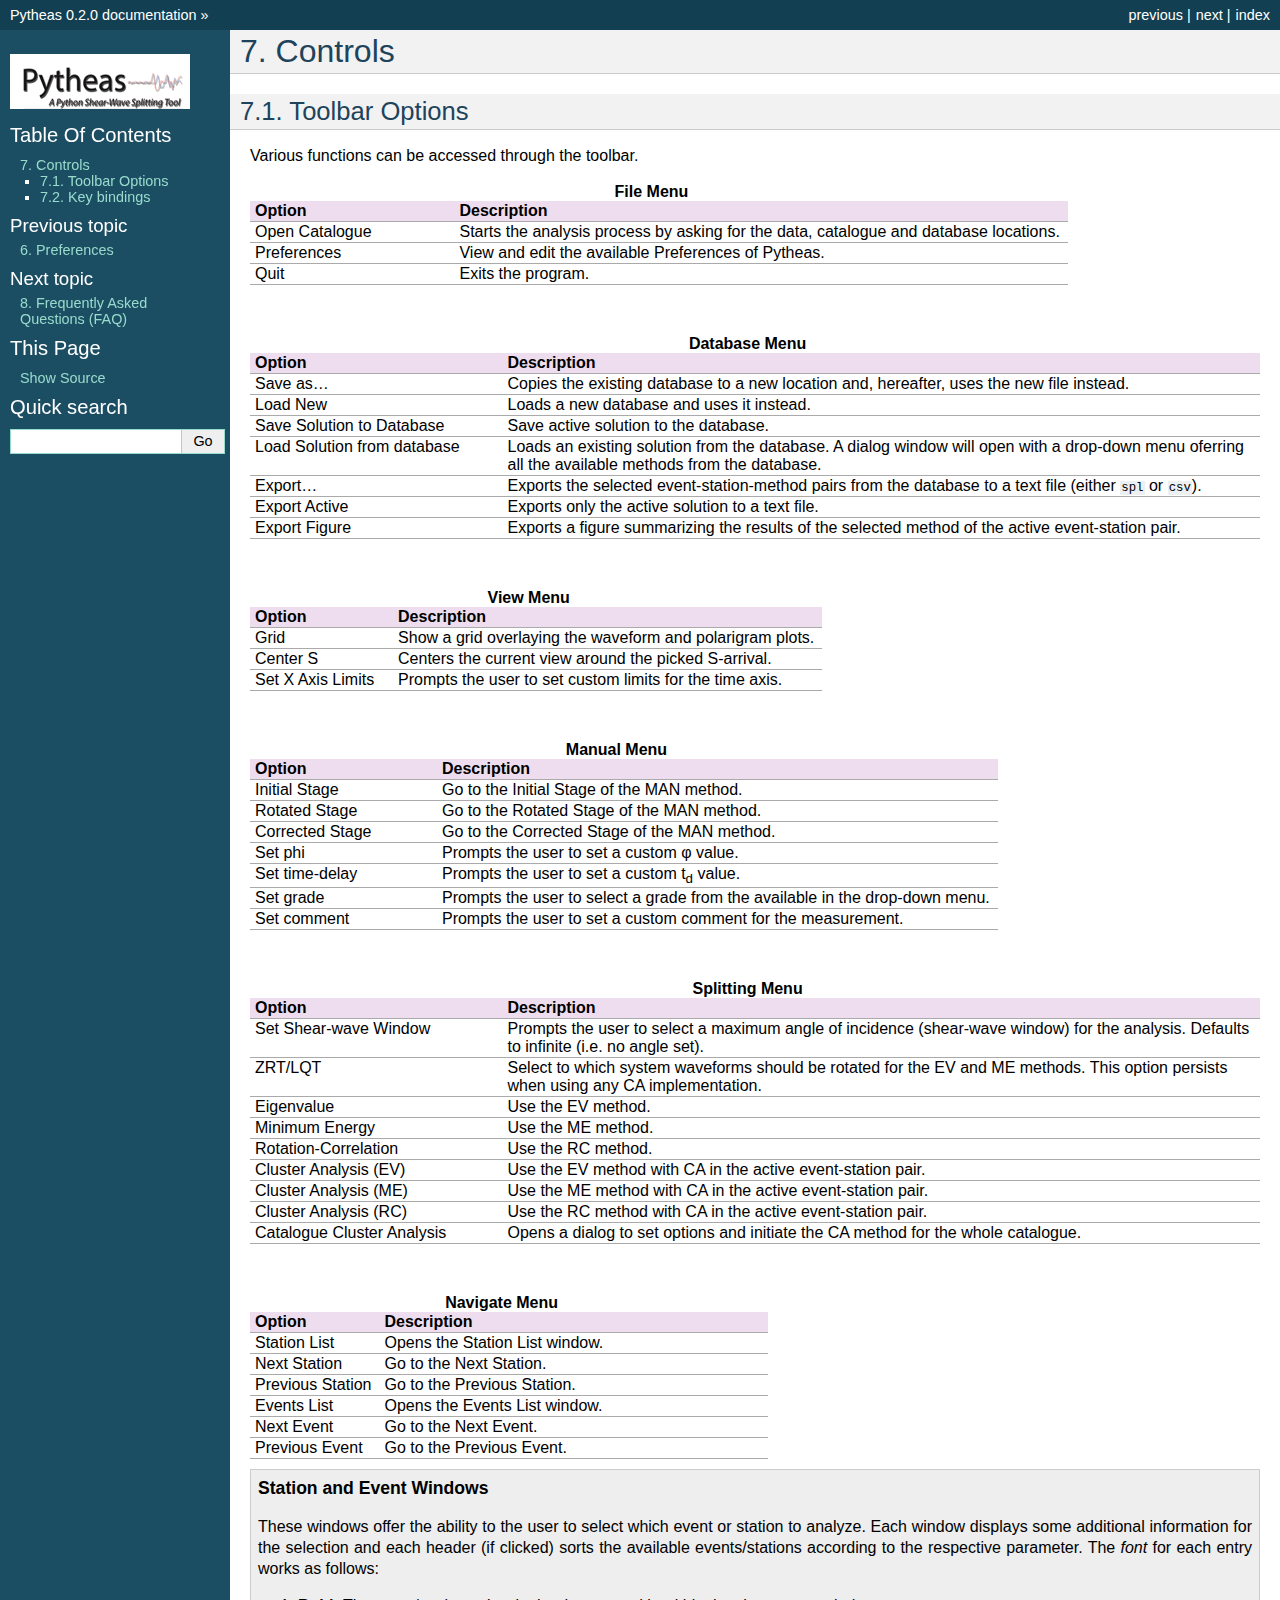
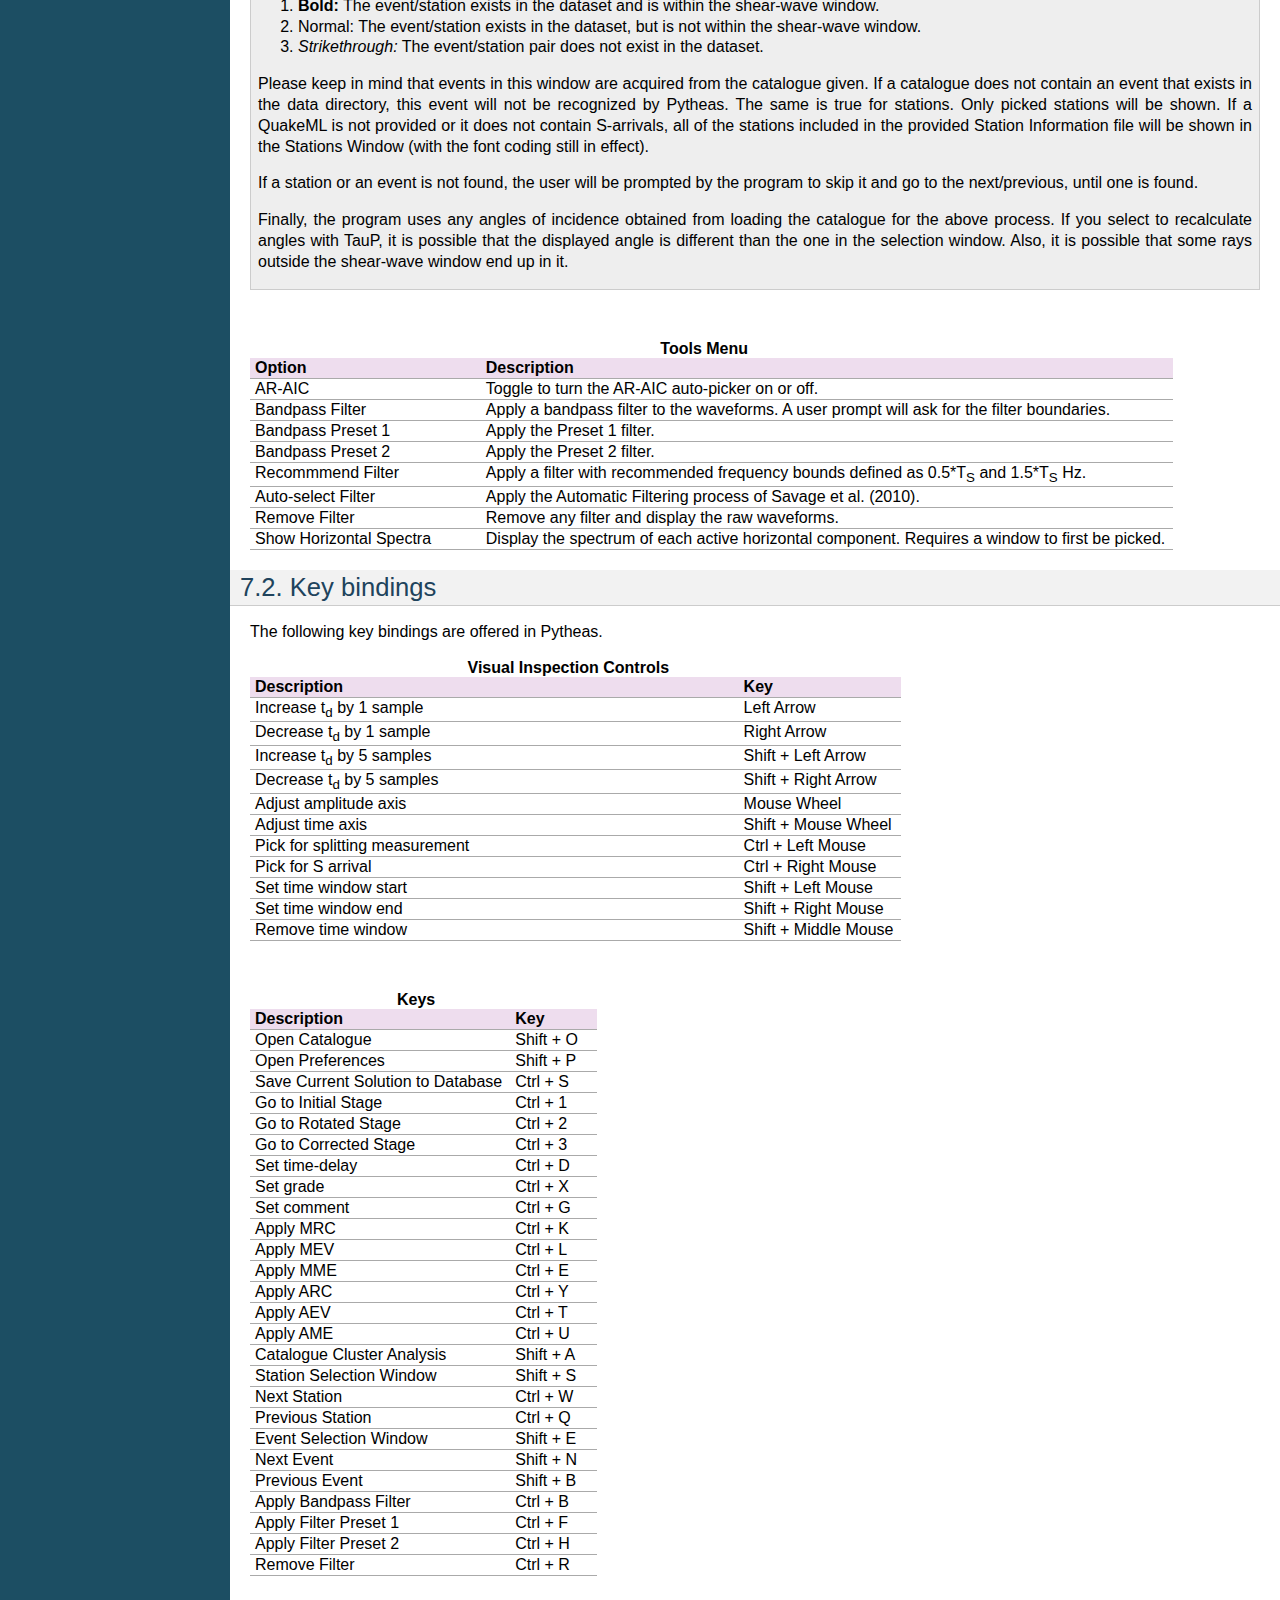
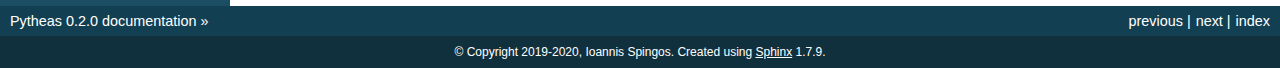
<file: application/keybindings.html>
<!DOCTYPE html PUBLIC "-//W3C//DTD XHTML 1.0 Transitional//EN"
  "http://www.w3.org/TR/xhtml1/DTD/xhtml1-transitional.dtd">

<html xmlns="http://www.w3.org/1999/xhtml">
  <head>
    <meta http-equiv="X-UA-Compatible" content="IE=Edge" />
    <meta http-equiv="Content-Type" content="text/html; charset=utf-8" />
    <title>7. Controls &#8212; Pytheas 0.2.0 documentation</title>
    <link rel="stylesheet" href="../_static/classic.css" type="text/css" />
    <link rel="stylesheet" href="../_static/pygments.css" type="text/css" />
    <script type="text/javascript" id="documentation_options" data-url_root="../" src="../_static/documentation_options.js"></script>
    <script type="text/javascript" src="../_static/jquery.js"></script>
    <script type="text/javascript" src="../_static/underscore.js"></script>
    <script type="text/javascript" src="../_static/doctools.js"></script>
    <link rel="shortcut icon" href="../_static/Pytheas_ICO.ico"/>
    <link rel="index" title="Index" href="../genindex.html" />
    <link rel="search" title="Search" href="../search.html" />
    <link rel="next" title="8. Frequently Asked Questions (FAQ)" href="../supl/faq.html" />
    <link rel="prev" title="6. Preferences" href="preferences.html" /> 
  </head><body>
    <div class="related" role="navigation" aria-label="related navigation">
      <h3>Navigation</h3>
      <ul>
        <li class="right" style="margin-right: 10px">
          <a href="../genindex.html" title="General Index"
             accesskey="I">index</a></li>
        <li class="right" >
          <a href="../supl/faq.html" title="8. Frequently Asked Questions (FAQ)"
             accesskey="N">next</a> |</li>
        <li class="right" >
          <a href="preferences.html" title="6. Preferences"
             accesskey="P">previous</a> |</li>
        <li class="nav-item nav-item-0"><a href="../index.html">Pytheas 0.2.0 documentation</a> &#187;</li> 
      </ul>
    </div>  

    <div class="document">
      <div class="documentwrapper">
        <div class="bodywrapper">
          <div class="body" role="main">
            
  <div class="section" id="controls">
<h1>7. Controls<a class="headerlink" href="#controls" title="Permalink to this headline">¶</a></h1>
<div class="section" id="toolbar-options">
<h2>7.1. Toolbar Options<a class="headerlink" href="#toolbar-options" title="Permalink to this headline">¶</a></h2>
<p>Various functions can be accessed through the toolbar.</p>
<table border="1" class="colwidths-given docutils" id="id1">
<caption><span class="caption-text"><strong>File Menu</strong></span><a class="headerlink" href="#id1" title="Permalink to this table">¶</a></caption>
<colgroup>
<col width="25%" />
<col width="75%" />
</colgroup>
<thead valign="bottom">
<tr class="row-odd"><th class="head">Option</th>
<th class="head">Description</th>
</tr>
</thead>
<tbody valign="top">
<tr class="row-even"><td>Open Catalogue</td>
<td>Starts the analysis process by asking for the data, catalogue and database locations.</td>
</tr>
<tr class="row-odd"><td>Preferences</td>
<td>View and edit the available Preferences of Pytheas.</td>
</tr>
<tr class="row-even"><td>Quit</td>
<td>Exits the program.</td>
</tr>
</tbody>
</table>
<div class="line-block">
<div class="line"><br /></div>
</div>
<table border="1" class="colwidths-given docutils" id="id2">
<caption><span class="caption-text"><strong>Database Menu</strong></span><a class="headerlink" href="#id2" title="Permalink to this table">¶</a></caption>
<colgroup>
<col width="25%" />
<col width="75%" />
</colgroup>
<thead valign="bottom">
<tr class="row-odd"><th class="head">Option</th>
<th class="head">Description</th>
</tr>
</thead>
<tbody valign="top">
<tr class="row-even"><td>Save as…</td>
<td>Copies the existing database to a new location and, hereafter, uses the new file instead.</td>
</tr>
<tr class="row-odd"><td>Load New</td>
<td>Loads a new database and uses it instead.</td>
</tr>
<tr class="row-even"><td>Save Solution to Database</td>
<td>Save active solution to the database.</td>
</tr>
<tr class="row-odd"><td>Load Solution from database</td>
<td>Loads an existing solution from the database. A dialog window will open with a drop-down menu oferring all the available methods from the database.</td>
</tr>
<tr class="row-even"><td>Export…</td>
<td>Exports the selected event-station-method pairs from the database to a text file (either <code class="docutils literal notranslate"><span class="pre">spl</span></code> or <code class="docutils literal notranslate"><span class="pre">csv</span></code>).</td>
</tr>
<tr class="row-odd"><td>Export Active</td>
<td>Exports only the active solution to a text file.</td>
</tr>
<tr class="row-even"><td>Export Figure</td>
<td>Exports a figure summarizing the results of the selected method of the active event-station pair.</td>
</tr>
</tbody>
</table>
<div class="line-block">
<div class="line"><br /></div>
</div>
<table border="1" class="colwidths-given docutils" id="id3">
<caption><span class="caption-text"><strong>View Menu</strong></span><a class="headerlink" href="#id3" title="Permalink to this table">¶</a></caption>
<colgroup>
<col width="25%" />
<col width="75%" />
</colgroup>
<thead valign="bottom">
<tr class="row-odd"><th class="head">Option</th>
<th class="head">Description</th>
</tr>
</thead>
<tbody valign="top">
<tr class="row-even"><td>Grid</td>
<td>Show a grid overlaying the waveform and polarigram plots.</td>
</tr>
<tr class="row-odd"><td>Center S</td>
<td>Centers the current view around the picked S-arrival.</td>
</tr>
<tr class="row-even"><td>Set X Axis Limits</td>
<td>Prompts the user to set custom limits for the time axis.</td>
</tr>
</tbody>
</table>
<div class="line-block">
<div class="line"><br /></div>
</div>
<table border="1" class="colwidths-given docutils" id="id4">
<caption><span class="caption-text"><strong>Manual Menu</strong></span><a class="headerlink" href="#id4" title="Permalink to this table">¶</a></caption>
<colgroup>
<col width="25%" />
<col width="75%" />
</colgroup>
<thead valign="bottom">
<tr class="row-odd"><th class="head">Option</th>
<th class="head">Description</th>
</tr>
</thead>
<tbody valign="top">
<tr class="row-even"><td>Initial Stage</td>
<td>Go to the Initial Stage of the MAN method.</td>
</tr>
<tr class="row-odd"><td>Rotated Stage</td>
<td>Go to the Rotated Stage of the MAN method.</td>
</tr>
<tr class="row-even"><td>Corrected Stage</td>
<td>Go to the Corrected Stage of the MAN method.</td>
</tr>
<tr class="row-odd"><td>Set phi</td>
<td>Prompts the user to set a custom φ value.</td>
</tr>
<tr class="row-even"><td>Set time-delay</td>
<td>Prompts the user to set a custom t<sub>d</sub> value.</td>
</tr>
<tr class="row-odd"><td>Set grade</td>
<td>Prompts the user to select a grade from the available in the drop-down menu.</td>
</tr>
<tr class="row-even"><td>Set comment</td>
<td>Prompts the user to set a custom comment for the measurement.</td>
</tr>
</tbody>
</table>
<div class="line-block">
<div class="line"><br /></div>
</div>
<table border="1" class="colwidths-given docutils" id="id5">
<caption><span class="caption-text"><strong>Splitting Menu</strong></span><a class="headerlink" href="#id5" title="Permalink to this table">¶</a></caption>
<colgroup>
<col width="25%" />
<col width="75%" />
</colgroup>
<thead valign="bottom">
<tr class="row-odd"><th class="head">Option</th>
<th class="head">Description</th>
</tr>
</thead>
<tbody valign="top">
<tr class="row-even"><td>Set Shear-wave Window</td>
<td>Prompts the user to select a maximum angle of incidence (shear-wave window) for the analysis. Defaults to infinite (i.e. no angle set).</td>
</tr>
<tr class="row-odd"><td>ZRT/LQT</td>
<td>Select to which system waveforms should be rotated for the EV and ME methods. This option persists when using any CA implementation.</td>
</tr>
<tr class="row-even"><td>Eigenvalue</td>
<td>Use the EV method.</td>
</tr>
<tr class="row-odd"><td>Minimum Energy</td>
<td>Use the ME method.</td>
</tr>
<tr class="row-even"><td>Rotation-Correlation</td>
<td>Use the RC method.</td>
</tr>
<tr class="row-odd"><td>Cluster Analysis (EV)</td>
<td>Use the EV method with CA in the active event-station pair.</td>
</tr>
<tr class="row-even"><td>Cluster Analysis (ME)</td>
<td>Use the ME method with CA in the active event-station pair.</td>
</tr>
<tr class="row-odd"><td>Cluster Analysis (RC)</td>
<td>Use the RC method with CA in the active event-station pair.</td>
</tr>
<tr class="row-even"><td>Catalogue Cluster Analysis</td>
<td>Opens a dialog to set options and initiate the CA method for the whole catalogue.</td>
</tr>
</tbody>
</table>
<div class="line-block">
<div class="line"><br /></div>
</div>
<table border="1" class="colwidths-given docutils" id="id6">
<caption><span class="caption-text"><strong>Navigate Menu</strong></span><a class="headerlink" href="#id6" title="Permalink to this table">¶</a></caption>
<colgroup>
<col width="25%" />
<col width="75%" />
</colgroup>
<thead valign="bottom">
<tr class="row-odd"><th class="head">Option</th>
<th class="head">Description</th>
</tr>
</thead>
<tbody valign="top">
<tr class="row-even"><td>Station List</td>
<td>Opens the Station List window.</td>
</tr>
<tr class="row-odd"><td>Next Station</td>
<td>Go to the Next Station.</td>
</tr>
<tr class="row-even"><td>Previous Station</td>
<td>Go to the Previous Station.</td>
</tr>
<tr class="row-odd"><td>Events List</td>
<td>Opens the Events List window.</td>
</tr>
<tr class="row-even"><td>Next Event</td>
<td>Go to the Next Event.</td>
</tr>
<tr class="row-odd"><td>Previous Event</td>
<td>Go to the Previous Event.</td>
</tr>
</tbody>
</table>
<div class="topic">
<p class="topic-title first"><strong>Station and Event Windows</strong></p>
<p>These windows offer the ability to the user to select which event or station to analyze. Each window displays some additional information for the selection and each header (if clicked) sorts the available events/stations according to the respective parameter. The <em>font</em> for each entry works as follows:</p>
<ol class="arabic simple">
<li><strong>Bold:</strong> The event/station exists in the dataset and is within the shear-wave window.</li>
<li>Normal: The event/station exists in the dataset, but is not within the shear-wave window.</li>
<li><em>Strikethrough:</em> The event/station pair does not exist in the dataset.</li>
</ol>
<p>Please keep in mind that events in this window are acquired from the catalogue given. If a catalogue does not contain an event that exists in the data directory, this event will not be recognized by Pytheas. The same is true for stations. Only picked stations will be shown. If a QuakeML is not provided or it does not contain S-arrivals, all of the stations included in the provided Station Information file will be shown in the Stations Window (with the font coding still in effect).</p>
<p>If a station or an event is not found, the user will be prompted by the program to skip it and go to the next/previous, until one is found.</p>
<p>Finally, the program uses any angles of incidence obtained from loading the catalogue for the above process. If you select to recalculate angles with TauP, it is possible that the displayed angle is different than the one in the selection window. Also, it is possible that some rays outside the shear-wave window end up in it.</p>
</div>
<div class="line-block">
<div class="line"><br /></div>
</div>
<table border="1" class="colwidths-given docutils" id="id7">
<caption><span class="caption-text"><strong>Tools Menu</strong></span><a class="headerlink" href="#id7" title="Permalink to this table">¶</a></caption>
<colgroup>
<col width="25%" />
<col width="75%" />
</colgroup>
<thead valign="bottom">
<tr class="row-odd"><th class="head">Option</th>
<th class="head">Description</th>
</tr>
</thead>
<tbody valign="top">
<tr class="row-even"><td>AR-AIC</td>
<td>Toggle to turn the AR-AIC auto-picker on or off.</td>
</tr>
<tr class="row-odd"><td>Bandpass Filter</td>
<td>Apply a bandpass filter to the waveforms. A user prompt will ask for the filter boundaries.</td>
</tr>
<tr class="row-even"><td>Bandpass Preset 1</td>
<td>Apply the Preset 1 filter.</td>
</tr>
<tr class="row-odd"><td>Bandpass Preset 2</td>
<td>Apply the Preset 2 filter.</td>
</tr>
<tr class="row-even"><td>Recommmend Filter</td>
<td>Apply a filter with recommended frequency bounds defined as 0.5*T<sub>S</sub> and 1.5*T<sub>S</sub> Hz.</td>
</tr>
<tr class="row-odd"><td>Auto-select Filter</td>
<td>Apply the Automatic Filtering process of Savage et al. (2010).</td>
</tr>
<tr class="row-even"><td>Remove Filter</td>
<td>Remove any filter and display the raw waveforms.</td>
</tr>
<tr class="row-odd"><td>Show Horizontal Spectra</td>
<td>Display the spectrum of each active horizontal component. Requires a window to first be picked.</td>
</tr>
</tbody>
</table>
</div>
<div class="section" id="key-bindings">
<h2>7.2. Key bindings<a class="headerlink" href="#key-bindings" title="Permalink to this headline">¶</a></h2>
<p>The following key bindings are offered in Pytheas.</p>
<table border="1" class="colwidths-given docutils" id="id8">
<caption><span class="caption-text"><strong>Visual Inspection Controls</strong></span><a class="headerlink" href="#id8" title="Permalink to this table">¶</a></caption>
<colgroup>
<col width="75%" />
<col width="25%" />
</colgroup>
<thead valign="bottom">
<tr class="row-odd"><th class="head">Description</th>
<th class="head">Key</th>
</tr>
</thead>
<tbody valign="top">
<tr class="row-even"><td>Increase t<sub>d</sub> by 1 sample</td>
<td>Left Arrow</td>
</tr>
<tr class="row-odd"><td>Decrease t<sub>d</sub> by 1 sample</td>
<td>Right Arrow</td>
</tr>
<tr class="row-even"><td>Increase t<sub>d</sub> by 5 samples</td>
<td>Shift + Left Arrow</td>
</tr>
<tr class="row-odd"><td>Decrease t<sub>d</sub> by 5 samples</td>
<td>Shift + Right Arrow</td>
</tr>
<tr class="row-even"><td>Adjust amplitude axis</td>
<td>Mouse Wheel</td>
</tr>
<tr class="row-odd"><td>Adjust time axis</td>
<td>Shift + Mouse Wheel</td>
</tr>
<tr class="row-even"><td>Pick for splitting measurement</td>
<td>Ctrl + Left Mouse</td>
</tr>
<tr class="row-odd"><td>Pick for S arrival</td>
<td>Ctrl + Right Mouse</td>
</tr>
<tr class="row-even"><td>Set time window start</td>
<td>Shift + Left Mouse</td>
</tr>
<tr class="row-odd"><td>Set time window end</td>
<td>Shift + Right Mouse</td>
</tr>
<tr class="row-even"><td>Remove time window</td>
<td>Shift + Middle Mouse</td>
</tr>
</tbody>
</table>
<div class="line-block">
<div class="line"><br /></div>
</div>
<table border="1" class="colwidths-given docutils" id="id9">
<caption><span class="caption-text"><strong>Keys</strong></span><a class="headerlink" href="#id9" title="Permalink to this table">¶</a></caption>
<colgroup>
<col width="75%" />
<col width="25%" />
</colgroup>
<thead valign="bottom">
<tr class="row-odd"><th class="head">Description</th>
<th class="head">Key</th>
</tr>
</thead>
<tbody valign="top">
<tr class="row-even"><td>Open Catalogue</td>
<td>Shift + O</td>
</tr>
<tr class="row-odd"><td>Open Preferences</td>
<td>Shift + P</td>
</tr>
<tr class="row-even"><td>Save Current Solution to Database</td>
<td>Ctrl + S</td>
</tr>
<tr class="row-odd"><td>Go to Initial Stage</td>
<td>Ctrl + 1</td>
</tr>
<tr class="row-even"><td>Go to Rotated Stage</td>
<td>Ctrl + 2</td>
</tr>
<tr class="row-odd"><td>Go to Corrected Stage</td>
<td>Ctrl + 3</td>
</tr>
<tr class="row-even"><td>Set time-delay</td>
<td>Ctrl + D</td>
</tr>
<tr class="row-odd"><td>Set grade</td>
<td>Ctrl + X</td>
</tr>
<tr class="row-even"><td>Set comment</td>
<td>Ctrl + G</td>
</tr>
<tr class="row-odd"><td>Apply MRC</td>
<td>Ctrl + K</td>
</tr>
<tr class="row-even"><td>Apply MEV</td>
<td>Ctrl + L</td>
</tr>
<tr class="row-odd"><td>Apply MME</td>
<td>Ctrl + E</td>
</tr>
<tr class="row-even"><td>Apply ARC</td>
<td>Ctrl + Y</td>
</tr>
<tr class="row-odd"><td>Apply AEV</td>
<td>Ctrl + T</td>
</tr>
<tr class="row-even"><td>Apply AME</td>
<td>Ctrl + U</td>
</tr>
<tr class="row-odd"><td>Catalogue Cluster Analysis</td>
<td>Shift + A</td>
</tr>
<tr class="row-even"><td>Station Selection Window</td>
<td>Shift + S</td>
</tr>
<tr class="row-odd"><td>Next Station</td>
<td>Ctrl + W</td>
</tr>
<tr class="row-even"><td>Previous Station</td>
<td>Ctrl + Q</td>
</tr>
<tr class="row-odd"><td>Event Selection Window</td>
<td>Shift + E</td>
</tr>
<tr class="row-even"><td>Next Event</td>
<td>Shift + N</td>
</tr>
<tr class="row-odd"><td>Previous Event</td>
<td>Shift + B</td>
</tr>
<tr class="row-even"><td>Apply Bandpass Filter</td>
<td>Ctrl + B</td>
</tr>
<tr class="row-odd"><td>Apply Filter Preset 1</td>
<td>Ctrl + F</td>
</tr>
<tr class="row-even"><td>Apply Filter Preset 2</td>
<td>Ctrl + H</td>
</tr>
<tr class="row-odd"><td>Remove Filter</td>
<td>Ctrl + R</td>
</tr>
</tbody>
</table>
</div>
</div>


          </div>
        </div>
      </div>
      <div class="sphinxsidebar" role="navigation" aria-label="main navigation">
        <div class="sphinxsidebarwrapper">
            <p class="logo"><a href="../index.html">
              <img class="logo" src="../_static/splash_color_55px.png" alt="Logo"/>
            </a></p>
  <h3><a href="../index.html">Table Of Contents</a></h3>
  <ul>
<li><a class="reference internal" href="#">7. Controls</a><ul>
<li><a class="reference internal" href="#toolbar-options">7.1. Toolbar Options</a></li>
<li><a class="reference internal" href="#key-bindings">7.2. Key bindings</a></li>
</ul>
</li>
</ul>

  <h4>Previous topic</h4>
  <p class="topless"><a href="preferences.html"
                        title="previous chapter">6. Preferences</a></p>
  <h4>Next topic</h4>
  <p class="topless"><a href="../supl/faq.html"
                        title="next chapter">8. Frequently Asked Questions (FAQ)</a></p>
  <div role="note" aria-label="source link">
    <h3>This Page</h3>
    <ul class="this-page-menu">
      <li><a href="../_sources/application/keybindings.rst.txt"
            rel="nofollow">Show Source</a></li>
    </ul>
   </div>
<div id="searchbox" style="display: none" role="search">
  <h3>Quick search</h3>
    <div class="searchformwrapper">
    <form class="search" action="../search.html" method="get">
      <input type="text" name="q" />
      <input type="submit" value="Go" />
      <input type="hidden" name="check_keywords" value="yes" />
      <input type="hidden" name="area" value="default" />
    </form>
    </div>
</div>
<script type="text/javascript">$('#searchbox').show(0);</script>
        </div>
      </div>
      <div class="clearer"></div>
    </div>
    <div class="related" role="navigation" aria-label="related navigation">
      <h3>Navigation</h3>
      <ul>
        <li class="right" style="margin-right: 10px">
          <a href="../genindex.html" title="General Index"
             >index</a></li>
        <li class="right" >
          <a href="../supl/faq.html" title="8. Frequently Asked Questions (FAQ)"
             >next</a> |</li>
        <li class="right" >
          <a href="preferences.html" title="6. Preferences"
             >previous</a> |</li>
        <li class="nav-item nav-item-0"><a href="../index.html">Pytheas 0.2.0 documentation</a> &#187;</li> 
      </ul>
    </div>
    <div class="footer" role="contentinfo">
        &#169; Copyright 2019-2020, Ioannis Spingos.
      Created using <a href="http://sphinx-doc.org/">Sphinx</a> 1.7.9.
    </div>
  </body>
</html>
</file>
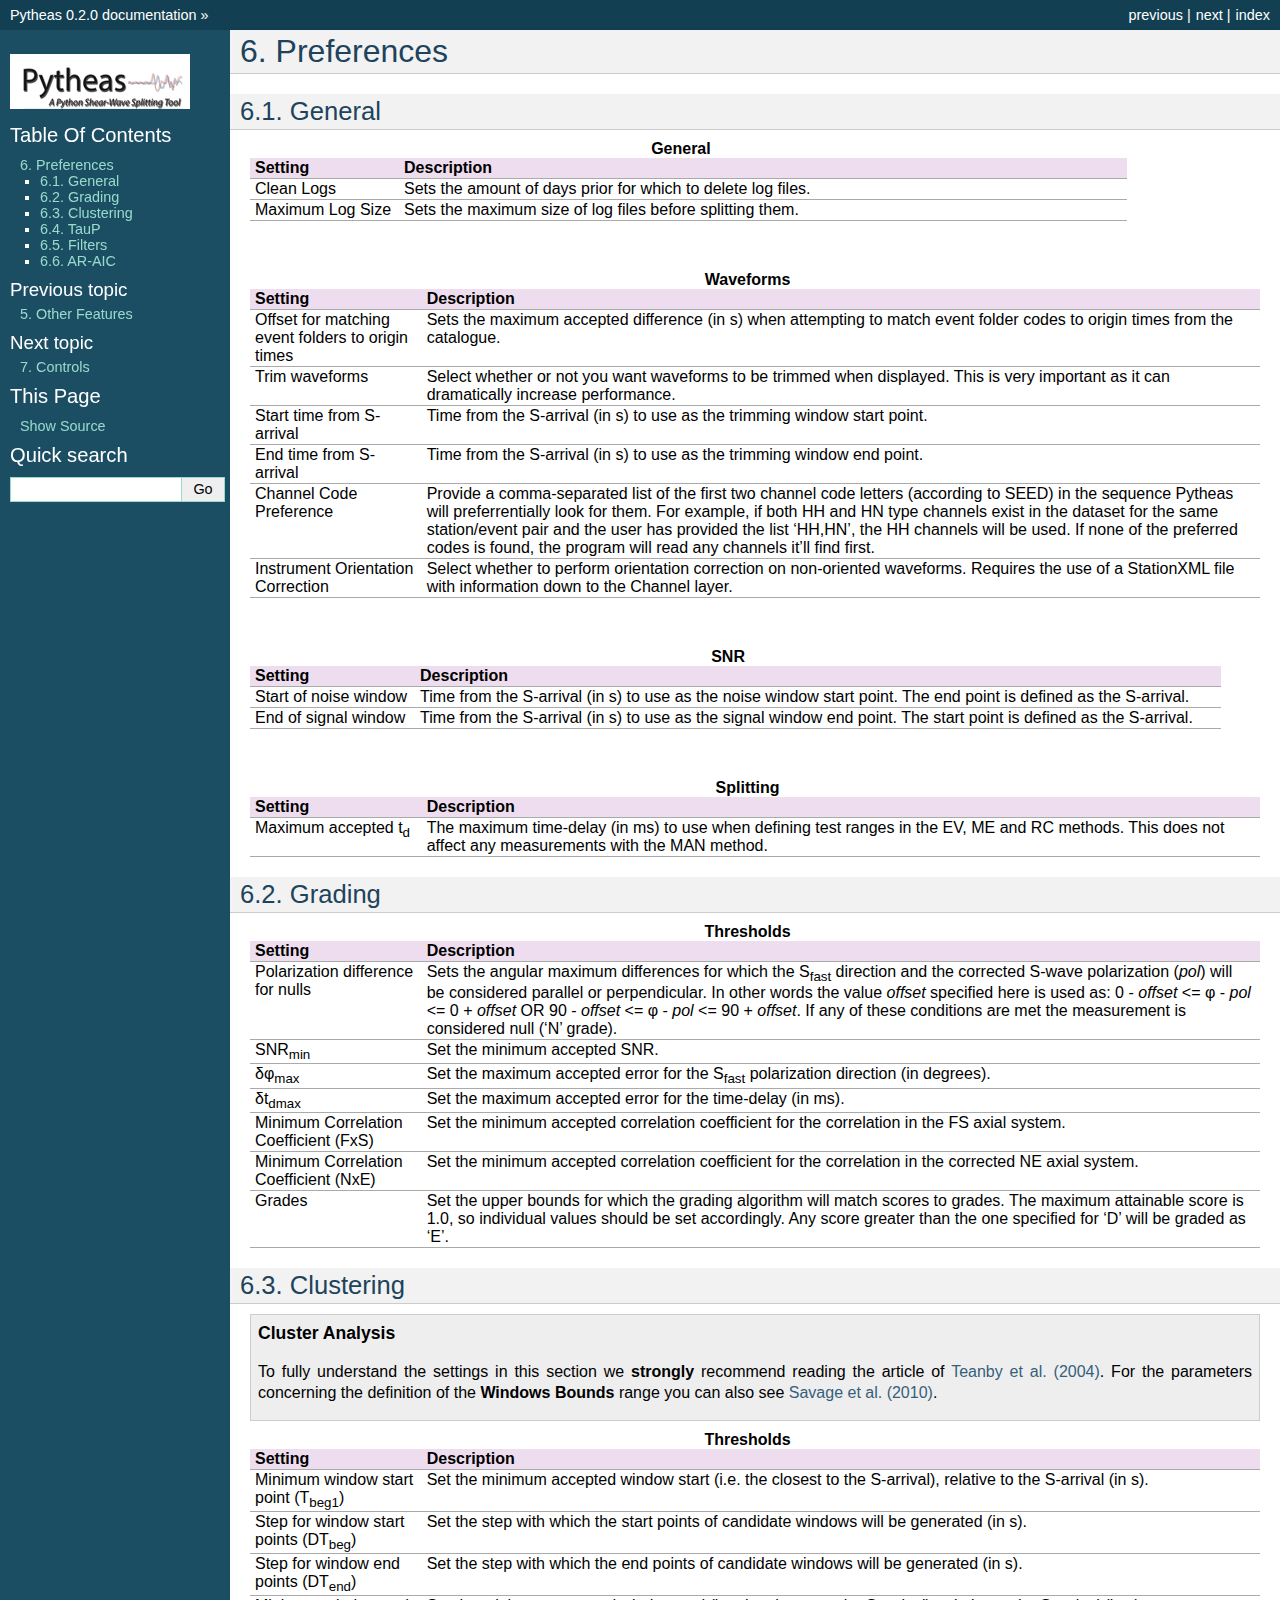
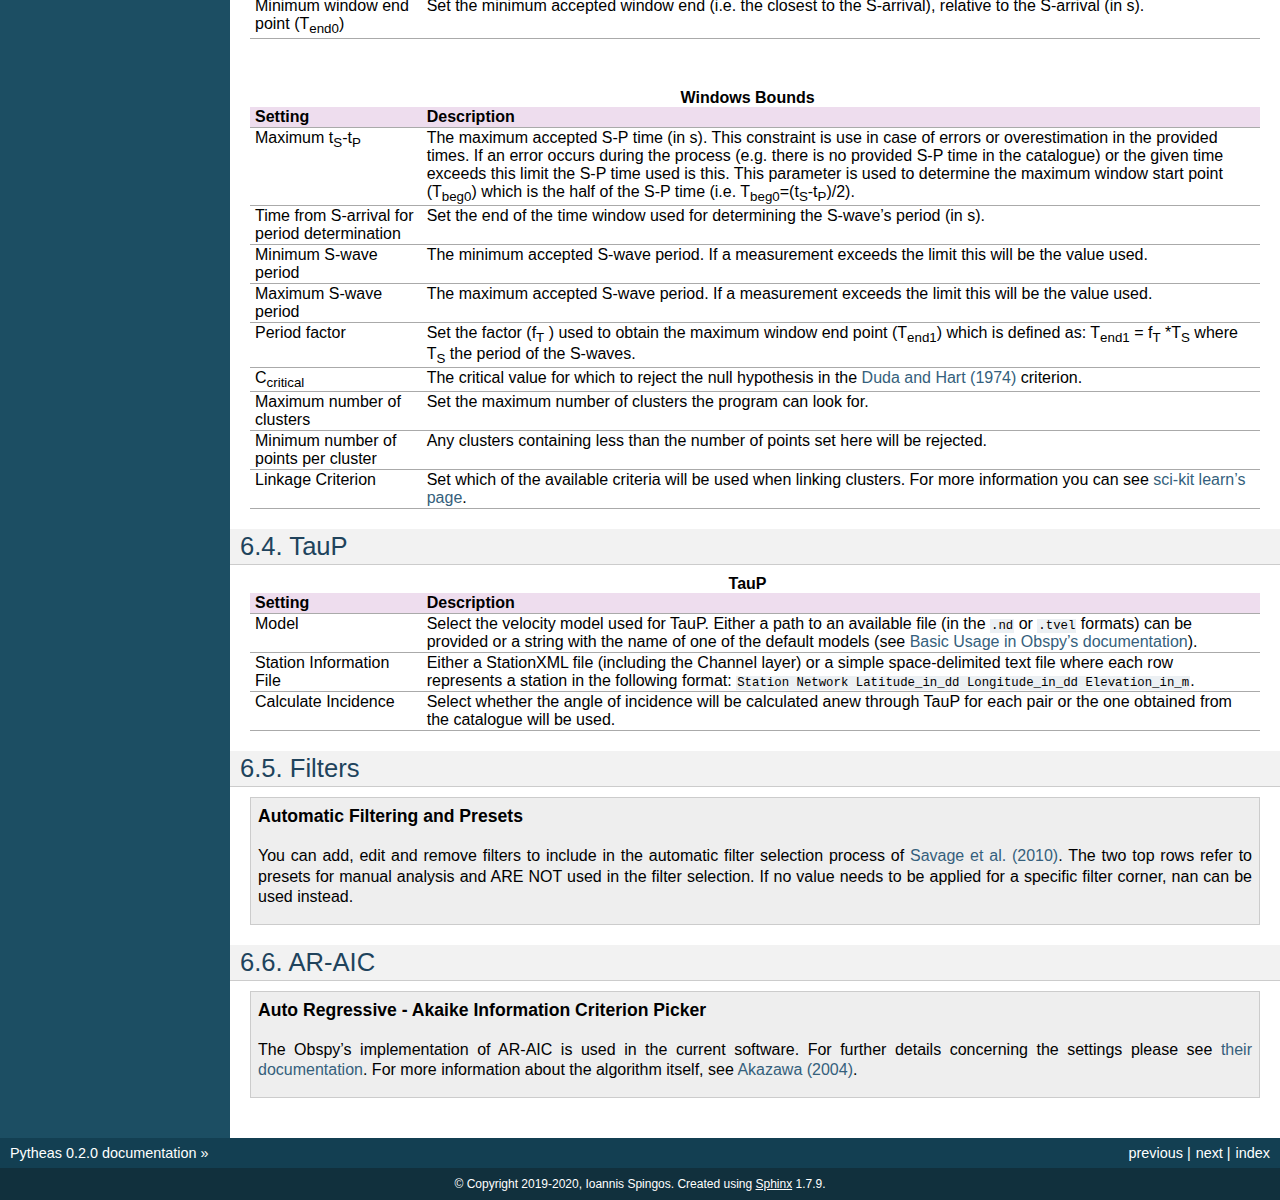
<file: application/preferences.html>
<!DOCTYPE html PUBLIC "-//W3C//DTD XHTML 1.0 Transitional//EN"
  "http://www.w3.org/TR/xhtml1/DTD/xhtml1-transitional.dtd">

<html xmlns="http://www.w3.org/1999/xhtml">
  <head>
    <meta http-equiv="X-UA-Compatible" content="IE=Edge" />
    <meta http-equiv="Content-Type" content="text/html; charset=utf-8" />
    <title>6. Preferences &#8212; Pytheas 0.2.0 documentation</title>
    <link rel="stylesheet" href="../_static/classic.css" type="text/css" />
    <link rel="stylesheet" href="../_static/pygments.css" type="text/css" />
    <script type="text/javascript" id="documentation_options" data-url_root="../" src="../_static/documentation_options.js"></script>
    <script type="text/javascript" src="../_static/jquery.js"></script>
    <script type="text/javascript" src="../_static/underscore.js"></script>
    <script type="text/javascript" src="../_static/doctools.js"></script>
    <link rel="shortcut icon" href="../_static/Pytheas_ICO.ico"/>
    <link rel="index" title="Index" href="../genindex.html" />
    <link rel="search" title="Search" href="../search.html" />
    <link rel="next" title="7. Controls" href="keybindings.html" />
    <link rel="prev" title="5. Other Features" href="features.html" /> 
  </head><body>
    <div class="related" role="navigation" aria-label="related navigation">
      <h3>Navigation</h3>
      <ul>
        <li class="right" style="margin-right: 10px">
          <a href="../genindex.html" title="General Index"
             accesskey="I">index</a></li>
        <li class="right" >
          <a href="keybindings.html" title="7. Controls"
             accesskey="N">next</a> |</li>
        <li class="right" >
          <a href="features.html" title="5. Other Features"
             accesskey="P">previous</a> |</li>
        <li class="nav-item nav-item-0"><a href="../index.html">Pytheas 0.2.0 documentation</a> &#187;</li> 
      </ul>
    </div>  

    <div class="document">
      <div class="documentwrapper">
        <div class="bodywrapper">
          <div class="body" role="main">
            
  <div class="section" id="preferences">
<h1>6. Preferences<a class="headerlink" href="#preferences" title="Permalink to this headline">¶</a></h1>
<div class="section" id="general">
<h2>6.1. General<a class="headerlink" href="#general" title="Permalink to this headline">¶</a></h2>
<table border="1" class="colwidths-given docutils" id="id2">
<caption><span class="caption-text"><strong>General</strong></span><a class="headerlink" href="#id2" title="Permalink to this table">¶</a></caption>
<colgroup>
<col width="17%" />
<col width="83%" />
</colgroup>
<thead valign="bottom">
<tr class="row-odd"><th class="head">Setting</th>
<th class="head">Description</th>
</tr>
</thead>
<tbody valign="top">
<tr class="row-even"><td>Clean Logs</td>
<td>Sets the amount of days prior for which to delete log files.</td>
</tr>
<tr class="row-odd"><td>Maximum Log Size</td>
<td>Sets the maximum size of log files before splitting them.</td>
</tr>
</tbody>
</table>
<div class="line-block">
<div class="line"><br /></div>
</div>
<table border="1" class="colwidths-given docutils" id="id3">
<caption><span class="caption-text"><strong>Waveforms</strong></span><a class="headerlink" href="#id3" title="Permalink to this table">¶</a></caption>
<colgroup>
<col width="17%" />
<col width="83%" />
</colgroup>
<thead valign="bottom">
<tr class="row-odd"><th class="head">Setting</th>
<th class="head">Description</th>
</tr>
</thead>
<tbody valign="top">
<tr class="row-even"><td>Offset for matching event folders to origin times</td>
<td>Sets the maximum accepted difference (in s) when attempting to match event folder codes to origin times from the catalogue.</td>
</tr>
<tr class="row-odd"><td>Trim waveforms</td>
<td>Select whether or not you want waveforms to be trimmed when displayed. This is very important as it can dramatically increase performance.</td>
</tr>
<tr class="row-even"><td>Start time from S-arrival</td>
<td>Time from the S-arrival (in s) to use as the trimming window start point.</td>
</tr>
<tr class="row-odd"><td>End time from S-arrival</td>
<td>Time from the S-arrival (in s) to use as the trimming window end point.</td>
</tr>
<tr class="row-even"><td>Channel Code Preference</td>
<td>Provide a comma-separated list of the first two channel code letters (according to SEED) in the sequence Pytheas will preferrentially look for them. For example, if both HH and HN type channels exist in the dataset for the same station/event pair and the user has provided the list ‘HH,HN’, the HH channels will be used. If none of the preferred codes is found, the program will read any channels it’ll find first.</td>
</tr>
<tr class="row-odd"><td>Instrument Orientation Correction</td>
<td>Select whether to perform orientation correction on non-oriented waveforms. Requires the use of a StationXML file with information down to the Channel layer.</td>
</tr>
</tbody>
</table>
<div class="line-block">
<div class="line"><br /></div>
</div>
<table border="1" class="colwidths-given docutils" id="id4">
<caption><span class="caption-text"><strong>SNR</strong></span><a class="headerlink" href="#id4" title="Permalink to this table">¶</a></caption>
<colgroup>
<col width="17%" />
<col width="83%" />
</colgroup>
<thead valign="bottom">
<tr class="row-odd"><th class="head">Setting</th>
<th class="head">Description</th>
</tr>
</thead>
<tbody valign="top">
<tr class="row-even"><td>Start of noise window</td>
<td>Time from the S-arrival (in s) to use as the noise window start point. The end point is defined as the S-arrival.</td>
</tr>
<tr class="row-odd"><td>End of signal window</td>
<td>Time from the S-arrival (in s) to use as the signal window end point. The start point is defined as the S-arrival.</td>
</tr>
</tbody>
</table>
<div class="line-block">
<div class="line"><br /></div>
</div>
<table border="1" class="colwidths-given docutils" id="id5">
<caption><span class="caption-text"><strong>Splitting</strong></span><a class="headerlink" href="#id5" title="Permalink to this table">¶</a></caption>
<colgroup>
<col width="17%" />
<col width="83%" />
</colgroup>
<thead valign="bottom">
<tr class="row-odd"><th class="head">Setting</th>
<th class="head">Description</th>
</tr>
</thead>
<tbody valign="top">
<tr class="row-even"><td>Maximum accepted t<sub>d</sub></td>
<td>The maximum time-delay (in ms) to use when defining test ranges in the EV, ME and RC methods. This does not affect any measurements with the MAN method.</td>
</tr>
</tbody>
</table>
</div>
<div class="section" id="grading">
<h2>6.2. Grading<a class="headerlink" href="#grading" title="Permalink to this headline">¶</a></h2>
<table border="1" class="colwidths-given docutils" id="id6">
<caption><span class="caption-text"><strong>Thresholds</strong></span><a class="headerlink" href="#id6" title="Permalink to this table">¶</a></caption>
<colgroup>
<col width="17%" />
<col width="83%" />
</colgroup>
<thead valign="bottom">
<tr class="row-odd"><th class="head">Setting</th>
<th class="head">Description</th>
</tr>
</thead>
<tbody valign="top">
<tr class="row-even"><td>Polarization difference for nulls</td>
<td>Sets the angular maximum differences for which the S<sub>fast</sub> direction and the corrected S-wave polarization (<em>pol</em>) will be considered parallel or perpendicular. In other words the value <em>offset</em> specified here is used as: 0 - <em>offset</em> &lt;= φ - <em>pol</em> &lt;= 0 + <em>offset</em> OR 90 - <em>offset</em> &lt;= φ - <em>pol</em> &lt;= 90 + <em>offset</em>. If any of these conditions are met the measurement is considered null (‘N’ grade).</td>
</tr>
<tr class="row-odd"><td>SNR<sub>min</sub></td>
<td>Set the minimum accepted SNR.</td>
</tr>
<tr class="row-even"><td>δφ<sub>max</sub></td>
<td>Set the maximum accepted error for the S<sub>fast</sub> polarization direction (in degrees).</td>
</tr>
<tr class="row-odd"><td>δt<sub>dmax</sub></td>
<td>Set the maximum accepted error for the time-delay (in ms).</td>
</tr>
<tr class="row-even"><td>Minimum Correlation Coefficient (FxS)</td>
<td>Set the minimum accepted correlation coefficient for the correlation in the FS axial system.</td>
</tr>
<tr class="row-odd"><td>Minimum Correlation Coefficient (NxE)</td>
<td>Set the minimum accepted correlation coefficient for the correlation in the corrected NE axial system.</td>
</tr>
<tr class="row-even"><td>Grades</td>
<td>Set the upper bounds for which the grading algorithm will match scores to grades. The maximum attainable score is 1.0, so individual values should be set accordingly. Any score greater than the one specified for ‘D’ will be graded as ‘E’.</td>
</tr>
</tbody>
</table>
</div>
<div class="section" id="clustering">
<h2>6.3. Clustering<a class="headerlink" href="#clustering" title="Permalink to this headline">¶</a></h2>
<div class="topic">
<p class="topic-title first">Cluster Analysis</p>
<p>To fully understand the settings in this section we <strong>strongly</strong> recommend reading the article of <a class="reference external" href="http://dx.doi.org/10.1785/0120030123">Teanby et al. (2004)</a>. For the parameters concerning the definition of the <strong>Windows Bounds</strong> range you can also see <a class="reference external" href="https://doi.org/10.1029/2010JB007722">Savage et al. (2010)</a>.</p>
</div>
<table border="1" class="colwidths-given docutils" id="id7">
<caption><span class="caption-text"><strong>Thresholds</strong></span><a class="headerlink" href="#id7" title="Permalink to this table">¶</a></caption>
<colgroup>
<col width="17%" />
<col width="83%" />
</colgroup>
<thead valign="bottom">
<tr class="row-odd"><th class="head">Setting</th>
<th class="head">Description</th>
</tr>
</thead>
<tbody valign="top">
<tr class="row-even"><td>Minimum window start point (T<sub>beg1</sub>)</td>
<td>Set the minimum accepted window start (i.e. the closest to the S-arrival), relative to the S-arrival (in s).</td>
</tr>
<tr class="row-odd"><td>Step for window start points (DT<sub>beg</sub>)</td>
<td>Set the step with which the start points of candidate windows will be generated (in s).</td>
</tr>
<tr class="row-even"><td>Step for window end points (DT<sub>end</sub>)</td>
<td>Set the step with which the end points of candidate windows will be generated (in s).</td>
</tr>
<tr class="row-odd"><td>Minimum window end point (T<sub>end0</sub>)</td>
<td>Set the minimum accepted window end (i.e. the closest to the S-arrival), relative to the S-arrival (in s).</td>
</tr>
</tbody>
</table>
<div class="line-block">
<div class="line"><br /></div>
</div>
<table border="1" class="colwidths-given docutils" id="id8">
<caption><span class="caption-text"><strong>Windows Bounds</strong></span><a class="headerlink" href="#id8" title="Permalink to this table">¶</a></caption>
<colgroup>
<col width="17%" />
<col width="83%" />
</colgroup>
<thead valign="bottom">
<tr class="row-odd"><th class="head">Setting</th>
<th class="head">Description</th>
</tr>
</thead>
<tbody valign="top">
<tr class="row-even"><td>Maximum t<sub>S</sub>-t<sub>P</sub></td>
<td>The maximum accepted S-P time (in s). This constraint is use in case of errors or overestimation in the provided times. If an error occurs during the process (e.g. there is no provided S-P time in the catalogue) or the given time exceeds this limit the S-P time used is this. This parameter is used to determine the maximum window start point (T<sub>beg0</sub>) which is the half of the S-P time (i.e. T<sub>beg0</sub>=(t<sub>S</sub>-t<sub>P</sub>)/2).</td>
</tr>
<tr class="row-odd"><td>Time from S-arrival for period determination</td>
<td>Set the end of the time window used for determining the S-wave’s period (in s).</td>
</tr>
<tr class="row-even"><td>Minimum S-wave period</td>
<td>The minimum accepted S-wave period. If a measurement exceeds the limit this will be the value used.</td>
</tr>
<tr class="row-odd"><td>Maximum S-wave period</td>
<td>The maximum accepted S-wave period. If a measurement exceeds the limit this will be the value used.</td>
</tr>
<tr class="row-even"><td>Period factor</td>
<td>Set the factor (f<sub>T</sub> ) used to obtain the maximum window end point (T<sub>end1</sub>) which is defined as: T<sub>end1</sub> = f<sub>T</sub> *T<sub>S</sub> where T<sub>S</sub> the period of the S-waves.</td>
</tr>
<tr class="row-odd"><td>C<sub>critical</sub></td>
<td>The critical value for which to reject the null hypothesis in the <a class="reference external" href="https://www.wiley.com/en-us/Pattern+Classification%2C+2nd+Edition-p-9780471056690">Duda and Hart (1974)</a> criterion.</td>
</tr>
<tr class="row-even"><td>Maximum number of clusters</td>
<td>Set the maximum number of clusters the program can look for.</td>
</tr>
<tr class="row-odd"><td>Minimum number of points per cluster</td>
<td>Any clusters containing less than the number of points set here will be rejected.</td>
</tr>
<tr class="row-even"><td>Linkage Criterion</td>
<td>Set which of the available criteria will be used when linking clusters. For more information you can see <a class="reference external" href="https://scikit-learn.org/stable/modules/generated/sklearn.cluster.AgglomerativeClustering.html">sci-kit learn’s page</a>.</td>
</tr>
</tbody>
</table>
</div>
<div class="section" id="taup">
<h2>6.4. TauP<a class="headerlink" href="#taup" title="Permalink to this headline">¶</a></h2>
<table border="1" class="colwidths-given docutils" id="id9">
<caption><span class="caption-text"><strong>TauP</strong></span><a class="headerlink" href="#id9" title="Permalink to this table">¶</a></caption>
<colgroup>
<col width="17%" />
<col width="83%" />
</colgroup>
<thead valign="bottom">
<tr class="row-odd"><th class="head">Setting</th>
<th class="head">Description</th>
</tr>
</thead>
<tbody valign="top">
<tr class="row-even"><td>Model</td>
<td>Select the velocity model used for TauP. Either a path to an available file (in the <code class="docutils literal notranslate"><span class="pre">.nd</span></code> or <code class="docutils literal notranslate"><span class="pre">.tvel</span></code> formats) can be provided or a string with the name of one of the default models (see <a class="reference external" href="https://docs.obspy.org/packages/obspy.taup.html">Basic Usage in Obspy’s documentation</a>).</td>
</tr>
<tr class="row-odd"><td>Station Information File</td>
<td>Either a StationXML file (including the Channel layer) or a simple space-delimited text file where each row represents a station in the following format: <code class="docutils literal notranslate"><span class="pre">Station</span> <span class="pre">Network</span> <span class="pre">Latitude_in_dd</span> <span class="pre">Longitude_in_dd</span> <span class="pre">Elevation_in_m</span></code>.</td>
</tr>
<tr class="row-even"><td>Calculate Incidence</td>
<td>Select whether the angle of incidence will be calculated anew through TauP for each pair or the one obtained from the catalogue will be used.</td>
</tr>
</tbody>
</table>
</div>
<div class="section" id="filters">
<h2>6.5. Filters<a class="headerlink" href="#filters" title="Permalink to this headline">¶</a></h2>
<div class="topic">
<p class="topic-title first">Automatic Filtering and Presets</p>
<p>You can add, edit and remove filters to include in the automatic filter selection process of <a class="reference external" href="https://doi.org/10.1029/2010JB007722">Savage et al. (2010)</a>. The two top rows refer to presets for manual analysis and ARE NOT used in the filter selection. If no value needs to be applied for a specific filter corner, nan can be used instead.</p>
</div>
</div>
<div class="section" id="ar-aic">
<h2>6.6. AR-AIC<a class="headerlink" href="#ar-aic" title="Permalink to this headline">¶</a></h2>
<div class="topic">
<p class="topic-title first">Auto Regressive - Akaike Information Criterion Picker</p>
<p>The Obspy’s implementation of AR-AIC is used in the current software. For further details concerning the settings please see <a class="reference external" href="https://docs.obspy.org/packages/autogen/obspy.signal.trigger.ar_pick.html">their documentation</a>. For more information about the algorithm itself, see <a class="reference external" href="http://www.iitk.ac.in/nicee/wcee/article/13_786.pdf">Akazawa (2004)</a>.</p>
</div>
</div>
</div>


          </div>
        </div>
      </div>
      <div class="sphinxsidebar" role="navigation" aria-label="main navigation">
        <div class="sphinxsidebarwrapper">
            <p class="logo"><a href="../index.html">
              <img class="logo" src="../_static/splash_color_55px.png" alt="Logo"/>
            </a></p>
  <h3><a href="../index.html">Table Of Contents</a></h3>
  <ul>
<li><a class="reference internal" href="#">6. Preferences</a><ul>
<li><a class="reference internal" href="#general">6.1. General</a></li>
<li><a class="reference internal" href="#grading">6.2. Grading</a></li>
<li><a class="reference internal" href="#clustering">6.3. Clustering</a></li>
<li><a class="reference internal" href="#taup">6.4. TauP</a></li>
<li><a class="reference internal" href="#filters">6.5. Filters</a></li>
<li><a class="reference internal" href="#ar-aic">6.6. AR-AIC</a></li>
</ul>
</li>
</ul>

  <h4>Previous topic</h4>
  <p class="topless"><a href="features.html"
                        title="previous chapter">5. Other Features</a></p>
  <h4>Next topic</h4>
  <p class="topless"><a href="keybindings.html"
                        title="next chapter">7. Controls</a></p>
  <div role="note" aria-label="source link">
    <h3>This Page</h3>
    <ul class="this-page-menu">
      <li><a href="../_sources/application/preferences.rst.txt"
            rel="nofollow">Show Source</a></li>
    </ul>
   </div>
<div id="searchbox" style="display: none" role="search">
  <h3>Quick search</h3>
    <div class="searchformwrapper">
    <form class="search" action="../search.html" method="get">
      <input type="text" name="q" />
      <input type="submit" value="Go" />
      <input type="hidden" name="check_keywords" value="yes" />
      <input type="hidden" name="area" value="default" />
    </form>
    </div>
</div>
<script type="text/javascript">$('#searchbox').show(0);</script>
        </div>
      </div>
      <div class="clearer"></div>
    </div>
    <div class="related" role="navigation" aria-label="related navigation">
      <h3>Navigation</h3>
      <ul>
        <li class="right" style="margin-right: 10px">
          <a href="../genindex.html" title="General Index"
             >index</a></li>
        <li class="right" >
          <a href="keybindings.html" title="7. Controls"
             >next</a> |</li>
        <li class="right" >
          <a href="features.html" title="5. Other Features"
             >previous</a> |</li>
        <li class="nav-item nav-item-0"><a href="../index.html">Pytheas 0.2.0 documentation</a> &#187;</li> 
      </ul>
    </div>
    <div class="footer" role="contentinfo">
        &#169; Copyright 2019-2020, Ioannis Spingos.
      Created using <a href="http://sphinx-doc.org/">Sphinx</a> 1.7.9.
    </div>
  </body>
</html>
</file>
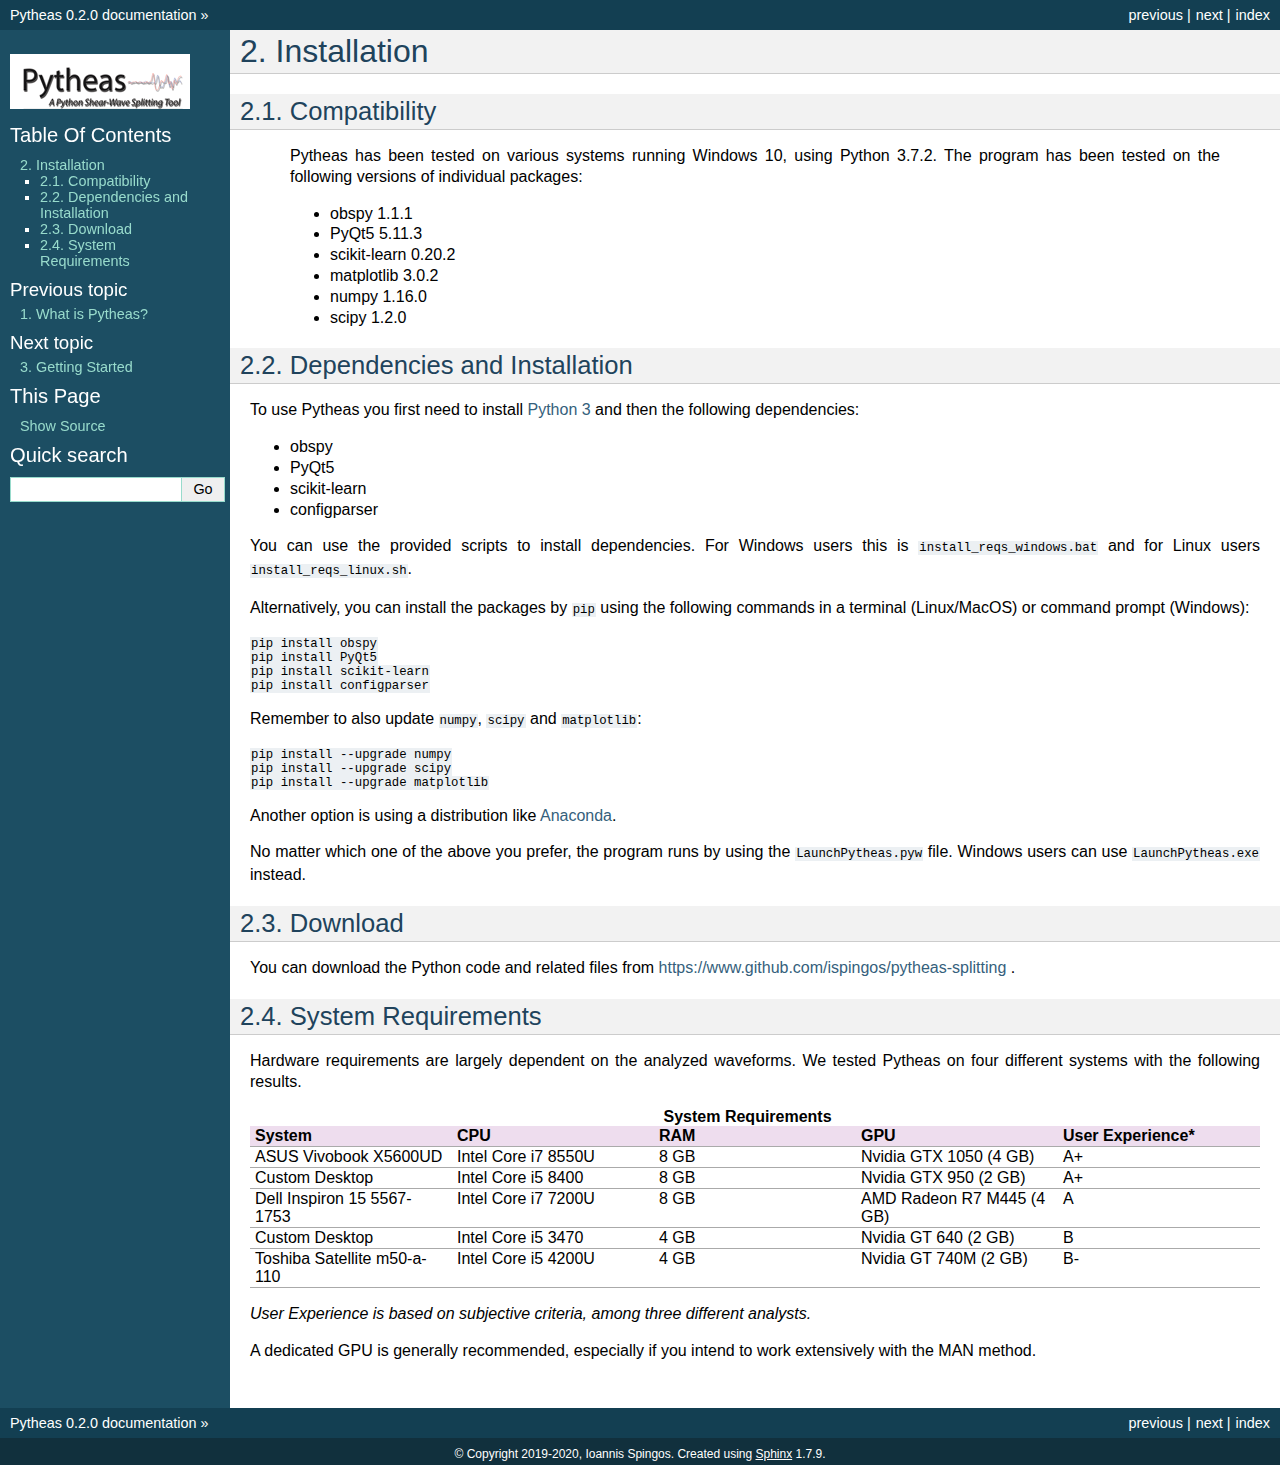
<file: introduction/installation.html>
<!DOCTYPE html PUBLIC "-//W3C//DTD XHTML 1.0 Transitional//EN"
  "http://www.w3.org/TR/xhtml1/DTD/xhtml1-transitional.dtd">

<html xmlns="http://www.w3.org/1999/xhtml">
  <head>
    <meta http-equiv="X-UA-Compatible" content="IE=Edge" />
    <meta http-equiv="Content-Type" content="text/html; charset=utf-8" />
    <title>2. Installation &#8212; Pytheas 0.2.0 documentation</title>
    <link rel="stylesheet" href="../_static/classic.css" type="text/css" />
    <link rel="stylesheet" href="../_static/pygments.css" type="text/css" />
    <script type="text/javascript" id="documentation_options" data-url_root="../" src="../_static/documentation_options.js"></script>
    <script type="text/javascript" src="../_static/jquery.js"></script>
    <script type="text/javascript" src="../_static/underscore.js"></script>
    <script type="text/javascript" src="../_static/doctools.js"></script>
    <link rel="shortcut icon" href="../_static/Pytheas_ICO.ico"/>
    <link rel="index" title="Index" href="../genindex.html" />
    <link rel="search" title="Search" href="../search.html" />
    <link rel="next" title="3. Getting Started" href="quickstart.html" />
    <link rel="prev" title="1. What is Pytheas?" href="intro.html" /> 
  </head><body>
    <div class="related" role="navigation" aria-label="related navigation">
      <h3>Navigation</h3>
      <ul>
        <li class="right" style="margin-right: 10px">
          <a href="../genindex.html" title="General Index"
             accesskey="I">index</a></li>
        <li class="right" >
          <a href="quickstart.html" title="3. Getting Started"
             accesskey="N">next</a> |</li>
        <li class="right" >
          <a href="intro.html" title="1. What is Pytheas?"
             accesskey="P">previous</a> |</li>
        <li class="nav-item nav-item-0"><a href="../index.html">Pytheas 0.2.0 documentation</a> &#187;</li> 
      </ul>
    </div>  

    <div class="document">
      <div class="documentwrapper">
        <div class="bodywrapper">
          <div class="body" role="main">
            
  <div class="section" id="installation">
<h1>2. Installation<a class="headerlink" href="#installation" title="Permalink to this headline">¶</a></h1>
<div class="section" id="compatibility">
<h2>2.1. Compatibility<a class="headerlink" href="#compatibility" title="Permalink to this headline">¶</a></h2>
<blockquote>
<div><p>Pytheas has been tested on various systems running Windows 10, using Python 3.7.2. The program has been tested on the following versions of individual packages:</p>
<ul class="simple">
<li>obspy 1.1.1</li>
<li>PyQt5 5.11.3</li>
<li>scikit-learn 0.20.2</li>
<li>matplotlib 3.0.2</li>
<li>numpy 1.16.0</li>
<li>scipy 1.2.0</li>
</ul>
</div></blockquote>
</div>
<div class="section" id="dependencies-and-installation">
<h2>2.2. Dependencies and Installation<a class="headerlink" href="#dependencies-and-installation" title="Permalink to this headline">¶</a></h2>
<p>To use Pytheas you first need to install <a class="reference external" href="https://www.python.org/downloads/">Python 3</a> and then the following dependencies:</p>
<ul class="simple">
<li>obspy</li>
<li>PyQt5</li>
<li>scikit-learn</li>
<li>configparser</li>
</ul>
<p>You can use the provided scripts to install dependencies. For Windows users this is <code class="docutils literal notranslate"><span class="pre">install_reqs_windows.bat</span></code> and for Linux users <code class="docutils literal notranslate"><span class="pre">install_reqs_linux.sh</span></code>.</p>
<p>Alternatively, you can install the packages by <code class="docutils literal notranslate"><span class="pre">pip</span></code> using the following commands in a terminal (Linux/MacOS) or command prompt (Windows):</p>
<div class="line-block">
<div class="line"><code class="docutils literal notranslate"><span class="pre">pip</span> <span class="pre">install</span> <span class="pre">obspy</span></code></div>
<div class="line"><code class="docutils literal notranslate"><span class="pre">pip</span> <span class="pre">install</span> <span class="pre">PyQt5</span></code></div>
<div class="line"><code class="docutils literal notranslate"><span class="pre">pip</span> <span class="pre">install</span> <span class="pre">scikit-learn</span></code></div>
<div class="line"><code class="docutils literal notranslate"><span class="pre">pip</span> <span class="pre">install</span> <span class="pre">configparser</span></code></div>
</div>
<p>Remember to also update <code class="docutils literal notranslate"><span class="pre">numpy</span></code>, <code class="docutils literal notranslate"><span class="pre">scipy</span></code> and <code class="docutils literal notranslate"><span class="pre">matplotlib</span></code>:</p>
<div class="line-block">
<div class="line"><code class="docutils literal notranslate"><span class="pre">pip</span> <span class="pre">install</span> <span class="pre">--upgrade</span> <span class="pre">numpy</span></code></div>
<div class="line"><code class="docutils literal notranslate"><span class="pre">pip</span> <span class="pre">install</span> <span class="pre">--upgrade</span> <span class="pre">scipy</span></code></div>
<div class="line"><code class="docutils literal notranslate"><span class="pre">pip</span> <span class="pre">install</span> <span class="pre">--upgrade</span> <span class="pre">matplotlib</span></code></div>
</div>
<p>Another option is using a distribution like <a class="reference external" href="https://www.anaconda.com/">Anaconda</a>.</p>
<p>No matter which one of the above you prefer, the program runs by using the <code class="docutils literal notranslate"><span class="pre">LaunchPytheas.pyw</span></code> file. Windows users can use <code class="docutils literal notranslate"><span class="pre">LaunchPytheas.exe</span></code> instead.</p>
</div>
<div class="section" id="download">
<h2>2.3. Download<a class="headerlink" href="#download" title="Permalink to this headline">¶</a></h2>
<p>You can download the Python code and related files from <a class="reference external" href="https://www.github.com/ispingos/pytheas-splitting">https://www.github.com/ispingos/pytheas-splitting</a> .</p>
</div>
<div class="section" id="system-requirements">
<h2>2.4. System Requirements<a class="headerlink" href="#system-requirements" title="Permalink to this headline">¶</a></h2>
<p>Hardware requirements are largely dependent on the analyzed waveforms. We tested Pytheas on four different systems with the following results.</p>
<table border="1" class="colwidths-given docutils" id="id1">
<caption><span class="caption-text"><strong>System Requirements</strong></span><a class="headerlink" href="#id1" title="Permalink to this table">¶</a></caption>
<colgroup>
<col width="20%" />
<col width="20%" />
<col width="20%" />
<col width="20%" />
<col width="20%" />
</colgroup>
<thead valign="bottom">
<tr class="row-odd"><th class="head">System</th>
<th class="head">CPU</th>
<th class="head">RAM</th>
<th class="head">GPU</th>
<th class="head">User Experience*</th>
</tr>
</thead>
<tbody valign="top">
<tr class="row-even"><td>ASUS Vivobook X5600UD</td>
<td>Intel Core i7 8550U</td>
<td>8 GB</td>
<td>Nvidia GTX 1050 (4 GB)</td>
<td>A+</td>
</tr>
<tr class="row-odd"><td>Custom Desktop</td>
<td>Intel Core i5 8400</td>
<td>8 GB</td>
<td>Nvidia GTX 950 (2 GB)</td>
<td>A+</td>
</tr>
<tr class="row-even"><td>Dell Inspiron 15 5567-1753</td>
<td>Intel Core i7 7200U</td>
<td>8 GB</td>
<td>AMD Radeon R7 M445 (4 GB)</td>
<td>A</td>
</tr>
<tr class="row-odd"><td>Custom Desktop</td>
<td>Intel Core i5 3470</td>
<td>4 GB</td>
<td>Nvidia GT 640 (2 GB)</td>
<td>B</td>
</tr>
<tr class="row-even"><td>Toshiba Satellite m50-a-110</td>
<td>Intel Core i5 4200U</td>
<td>4 GB</td>
<td>Nvidia GT 740M (2 GB)</td>
<td>B-</td>
</tr>
</tbody>
</table>
<p><em>User Experience is based on subjective criteria, among three different analysts.</em></p>
<p>A dedicated GPU is generally recommended, especially if you intend to work extensively with the MAN method.</p>
</div>
</div>


          </div>
        </div>
      </div>
      <div class="sphinxsidebar" role="navigation" aria-label="main navigation">
        <div class="sphinxsidebarwrapper">
            <p class="logo"><a href="../index.html">
              <img class="logo" src="../_static/splash_color_55px.png" alt="Logo"/>
            </a></p>
  <h3><a href="../index.html">Table Of Contents</a></h3>
  <ul>
<li><a class="reference internal" href="#">2. Installation</a><ul>
<li><a class="reference internal" href="#compatibility">2.1. Compatibility</a></li>
<li><a class="reference internal" href="#dependencies-and-installation">2.2. Dependencies and Installation</a></li>
<li><a class="reference internal" href="#download">2.3. Download</a></li>
<li><a class="reference internal" href="#system-requirements">2.4. System Requirements</a></li>
</ul>
</li>
</ul>

  <h4>Previous topic</h4>
  <p class="topless"><a href="intro.html"
                        title="previous chapter">1. What is Pytheas?</a></p>
  <h4>Next topic</h4>
  <p class="topless"><a href="quickstart.html"
                        title="next chapter">3. Getting Started</a></p>
  <div role="note" aria-label="source link">
    <h3>This Page</h3>
    <ul class="this-page-menu">
      <li><a href="../_sources/introduction/installation.rst.txt"
            rel="nofollow">Show Source</a></li>
    </ul>
   </div>
<div id="searchbox" style="display: none" role="search">
  <h3>Quick search</h3>
    <div class="searchformwrapper">
    <form class="search" action="../search.html" method="get">
      <input type="text" name="q" />
      <input type="submit" value="Go" />
      <input type="hidden" name="check_keywords" value="yes" />
      <input type="hidden" name="area" value="default" />
    </form>
    </div>
</div>
<script type="text/javascript">$('#searchbox').show(0);</script>
        </div>
      </div>
      <div class="clearer"></div>
    </div>
    <div class="related" role="navigation" aria-label="related navigation">
      <h3>Navigation</h3>
      <ul>
        <li class="right" style="margin-right: 10px">
          <a href="../genindex.html" title="General Index"
             >index</a></li>
        <li class="right" >
          <a href="quickstart.html" title="3. Getting Started"
             >next</a> |</li>
        <li class="right" >
          <a href="intro.html" title="1. What is Pytheas?"
             >previous</a> |</li>
        <li class="nav-item nav-item-0"><a href="../index.html">Pytheas 0.2.0 documentation</a> &#187;</li> 
      </ul>
    </div>
    <div class="footer" role="contentinfo">
        &#169; Copyright 2019-2020, Ioannis Spingos.
      Created using <a href="http://sphinx-doc.org/">Sphinx</a> 1.7.9.
    </div>
  </body>
</html>
</file>
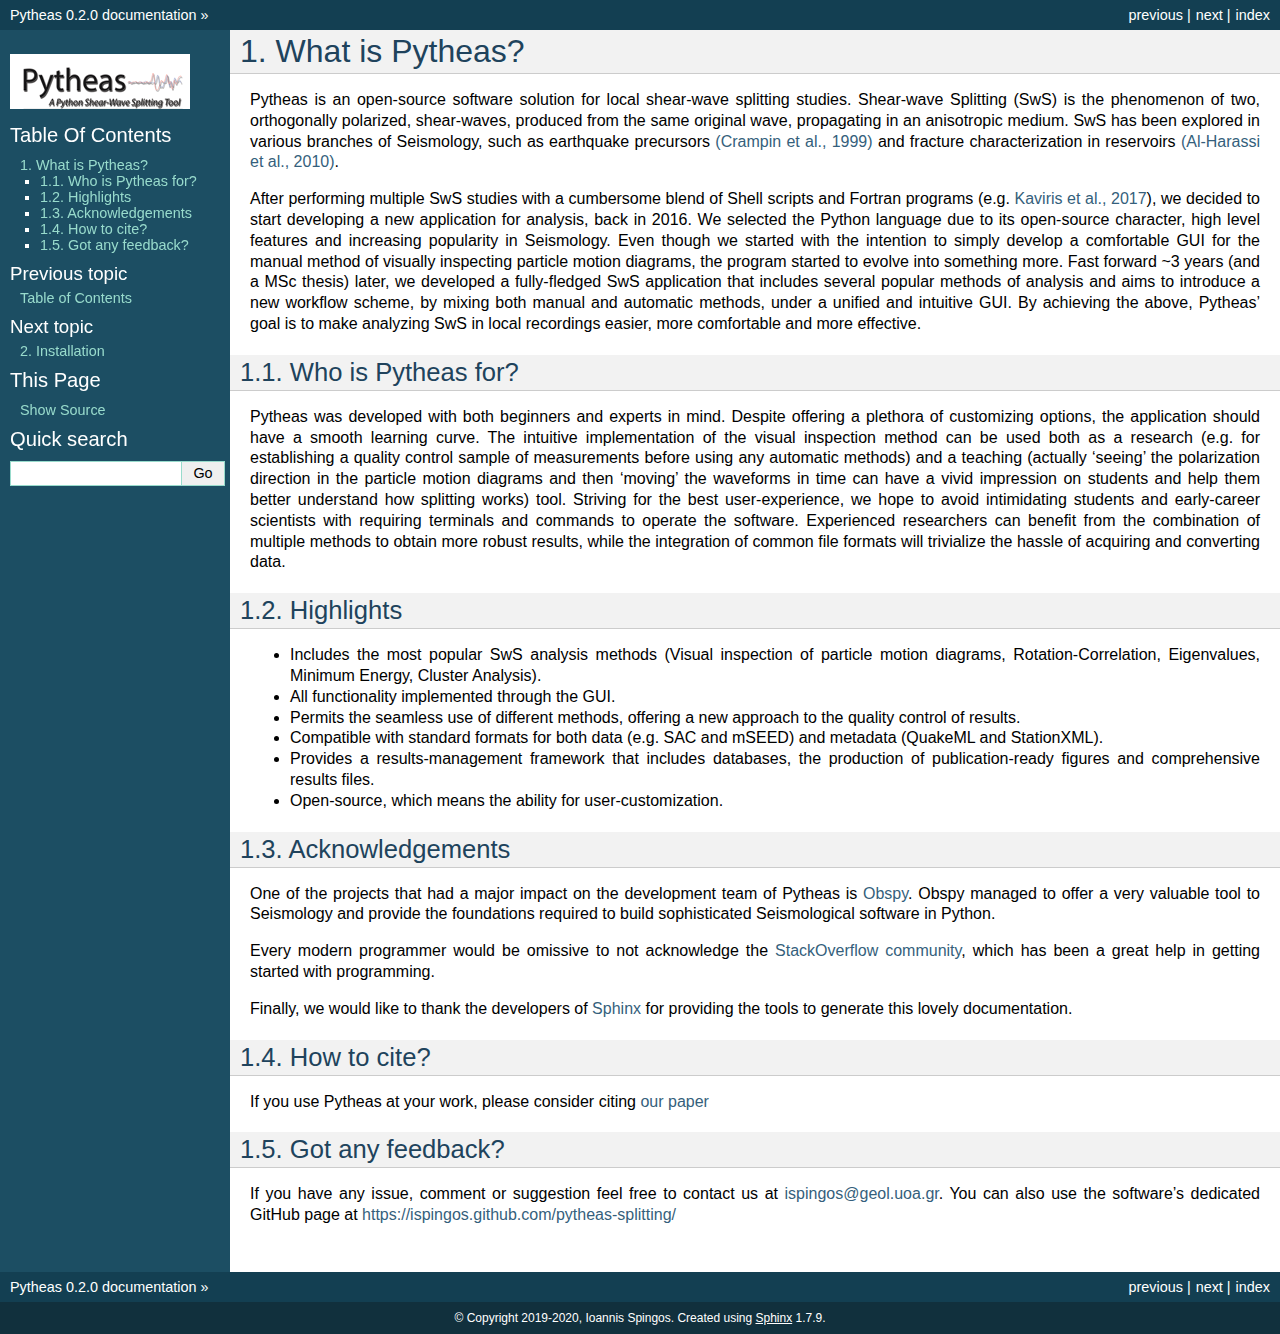
<file: introduction/intro.html>
<!DOCTYPE html PUBLIC "-//W3C//DTD XHTML 1.0 Transitional//EN"
  "http://www.w3.org/TR/xhtml1/DTD/xhtml1-transitional.dtd">

<html xmlns="http://www.w3.org/1999/xhtml">
  <head>
    <meta http-equiv="X-UA-Compatible" content="IE=Edge" />
    <meta http-equiv="Content-Type" content="text/html; charset=utf-8" />
    <title>1. What is Pytheas? &#8212; Pytheas 0.2.0 documentation</title>
    <link rel="stylesheet" href="../_static/classic.css" type="text/css" />
    <link rel="stylesheet" href="../_static/pygments.css" type="text/css" />
    <script type="text/javascript" id="documentation_options" data-url_root="../" src="../_static/documentation_options.js"></script>
    <script type="text/javascript" src="../_static/jquery.js"></script>
    <script type="text/javascript" src="../_static/underscore.js"></script>
    <script type="text/javascript" src="../_static/doctools.js"></script>
    <link rel="shortcut icon" href="../_static/Pytheas_ICO.ico"/>
    <link rel="index" title="Index" href="../genindex.html" />
    <link rel="search" title="Search" href="../search.html" />
    <link rel="next" title="2. Installation" href="installation.html" />
    <link rel="prev" title="Table of Contents" href="../index.html" /> 
  </head><body>
    <div class="related" role="navigation" aria-label="related navigation">
      <h3>Navigation</h3>
      <ul>
        <li class="right" style="margin-right: 10px">
          <a href="../genindex.html" title="General Index"
             accesskey="I">index</a></li>
        <li class="right" >
          <a href="installation.html" title="2. Installation"
             accesskey="N">next</a> |</li>
        <li class="right" >
          <a href="../index.html" title="Table of Contents"
             accesskey="P">previous</a> |</li>
        <li class="nav-item nav-item-0"><a href="../index.html">Pytheas 0.2.0 documentation</a> &#187;</li> 
      </ul>
    </div>  

    <div class="document">
      <div class="documentwrapper">
        <div class="bodywrapper">
          <div class="body" role="main">
            
  <div class="section" id="what-is-pytheas">
<h1>1. What is Pytheas?<a class="headerlink" href="#what-is-pytheas" title="Permalink to this headline">¶</a></h1>
<p>Pytheas is an open-source software solution for local shear-wave splitting studies. Shear-wave Splitting (SwS) is the phenomenon of two, orthogonally polarized, shear-waves, produced from the same original wave, propagating in an anisotropic medium. SwS has been explored in various branches of Seismology, such as earthquake precursors <a class="reference external" href="https://doi.org/10.1046/j.1365-246x.1999.00891.x">(Crampin et al., 1999)</a> and fracture characterization in reservoirs <a class="reference external" href="https://doi.org/10.1111/j.1365-2478.2010.00915.x">(Al-Harassi et al., 2010)</a>.</p>
<p>After performing multiple SwS studies with a cumbersome blend of Shell scripts and Fortran programs (e.g. <a class="reference external" href="https://doi.org/10.1016/j.pepi.2017.06.006">Kaviris et al., 2017</a>), we decided to start developing a new application for analysis, back in 2016. We selected the Python language due to its open-source character, high level features and increasing popularity in Seismology. Even though we started with the intention to simply develop a comfortable GUI for the manual method of visually inspecting particle motion diagrams, the program started to evolve into something more. Fast forward ~3 years (and a MSc thesis) later, we developed a fully-fledged SwS application that includes several popular methods of analysis and aims to introduce a new workflow scheme, by mixing both manual and automatic methods, under a unified and intuitive GUI. By achieving the above, Pytheas’ goal is to make analyzing SwS in local recordings easier, more comfortable and more effective.</p>
<div class="section" id="who-is-pytheas-for">
<h2>1.1. Who is Pytheas for?<a class="headerlink" href="#who-is-pytheas-for" title="Permalink to this headline">¶</a></h2>
<p>Pytheas was developed with both beginners and experts in mind. Despite offering a plethora of customizing options, the application should have a smooth learning curve. The intuitive implementation of the visual inspection method can be used both as a research (e.g. for establishing a quality control sample of measurements before using any automatic methods) and a teaching (actually ‘seeing’ the polarization direction in the particle motion diagrams and then ‘moving’ the waveforms in time can have a vivid impression on students and help them better understand how splitting works) tool. Striving for the best user-experience, we hope to avoid intimidating students and early-career scientists with requiring terminals and commands to operate the software. Experienced researchers can benefit from the combination of multiple methods to obtain more robust results, while the integration of common file formats will trivialize the hassle of acquiring and converting data.</p>
</div>
<div class="section" id="highlights">
<h2>1.2. Highlights<a class="headerlink" href="#highlights" title="Permalink to this headline">¶</a></h2>
<ul class="simple">
<li>Includes the most popular SwS analysis methods (Visual inspection of particle motion diagrams, Rotation-Correlation, Eigenvalues, Minimum Energy, Cluster Analysis).</li>
<li>All functionality implemented through the GUI.</li>
<li>Permits the seamless use of different methods, offering a new approach to the quality control of results.</li>
<li>Compatible with standard formats for both data (e.g. SAC and mSEED) and metadata (QuakeML and StationXML).</li>
<li>Provides a results-management framework that includes databases, the production of publication-ready figures and comprehensive results files.</li>
<li>Open-source, which means the ability for user-customization.</li>
</ul>
</div>
<div class="section" id="acknowledgements">
<h2>1.3. Acknowledgements<a class="headerlink" href="#acknowledgements" title="Permalink to this headline">¶</a></h2>
<p>One of the projects that had a major impact on the development team of Pytheas is <a class="reference external" href="https://www.obpy.org">Obspy</a>. Obspy managed to offer a very valuable tool to Seismology and provide the foundations required to build sophisticated Seismological software in Python.</p>
<p>Every modern programmer would be omissive to not acknowledge the <a class="reference external" href="https://stackoverflow.com/">StackOverflow community</a>, which has been a great help in getting started with programming.</p>
<p>Finally, we would like to thank the developers of <a class="reference external" href="http://www.sphinx-doc.org/">Sphinx</a> for providing the tools to generate this lovely documentation.</p>
</div>
<div class="section" id="how-to-cite">
<h2>1.4. How to cite?<a class="headerlink" href="#how-to-cite" title="Permalink to this headline">¶</a></h2>
<p>If you use Pytheas at your work, please consider citing <a class="reference external" href="https://doi.org/10.1016/j.cageo.2019.104346">our paper</a></p>
</div>
<div class="section" id="got-any-feedback">
<h2>1.5. Got any feedback?<a class="headerlink" href="#got-any-feedback" title="Permalink to this headline">¶</a></h2>
<p>If you have any issue, comment or suggestion feel free to contact us at <a class="reference external" href="mailto:ispingos&#37;&#52;&#48;geol&#46;uoa&#46;gr">ispingos<span>&#64;</span>geol<span>&#46;</span>uoa<span>&#46;</span>gr</a>. You can also use the software’s dedicated GitHub page at <a class="reference external" href="https://ispingos.github.com/pytheas-splitting/">https://ispingos.github.com/pytheas-splitting/</a></p>
</div>
</div>


          </div>
        </div>
      </div>
      <div class="sphinxsidebar" role="navigation" aria-label="main navigation">
        <div class="sphinxsidebarwrapper">
            <p class="logo"><a href="../index.html">
              <img class="logo" src="../_static/splash_color_55px.png" alt="Logo"/>
            </a></p>
  <h3><a href="../index.html">Table Of Contents</a></h3>
  <ul>
<li><a class="reference internal" href="#">1. What is Pytheas?</a><ul>
<li><a class="reference internal" href="#who-is-pytheas-for">1.1. Who is Pytheas for?</a></li>
<li><a class="reference internal" href="#highlights">1.2. Highlights</a></li>
<li><a class="reference internal" href="#acknowledgements">1.3. Acknowledgements</a></li>
<li><a class="reference internal" href="#how-to-cite">1.4. How to cite?</a></li>
<li><a class="reference internal" href="#got-any-feedback">1.5. Got any feedback?</a></li>
</ul>
</li>
</ul>

  <h4>Previous topic</h4>
  <p class="topless"><a href="../index.html"
                        title="previous chapter">Table of Contents</a></p>
  <h4>Next topic</h4>
  <p class="topless"><a href="installation.html"
                        title="next chapter">2. Installation</a></p>
  <div role="note" aria-label="source link">
    <h3>This Page</h3>
    <ul class="this-page-menu">
      <li><a href="../_sources/introduction/intro.rst.txt"
            rel="nofollow">Show Source</a></li>
    </ul>
   </div>
<div id="searchbox" style="display: none" role="search">
  <h3>Quick search</h3>
    <div class="searchformwrapper">
    <form class="search" action="../search.html" method="get">
      <input type="text" name="q" />
      <input type="submit" value="Go" />
      <input type="hidden" name="check_keywords" value="yes" />
      <input type="hidden" name="area" value="default" />
    </form>
    </div>
</div>
<script type="text/javascript">$('#searchbox').show(0);</script>
        </div>
      </div>
      <div class="clearer"></div>
    </div>
    <div class="related" role="navigation" aria-label="related navigation">
      <h3>Navigation</h3>
      <ul>
        <li class="right" style="margin-right: 10px">
          <a href="../genindex.html" title="General Index"
             >index</a></li>
        <li class="right" >
          <a href="installation.html" title="2. Installation"
             >next</a> |</li>
        <li class="right" >
          <a href="../index.html" title="Table of Contents"
             >previous</a> |</li>
        <li class="nav-item nav-item-0"><a href="../index.html">Pytheas 0.2.0 documentation</a> &#187;</li> 
      </ul>
    </div>
    <div class="footer" role="contentinfo">
        &#169; Copyright 2019-2020, Ioannis Spingos.
      Created using <a href="http://sphinx-doc.org/">Sphinx</a> 1.7.9.
    </div>
  </body>
</html>
</file>
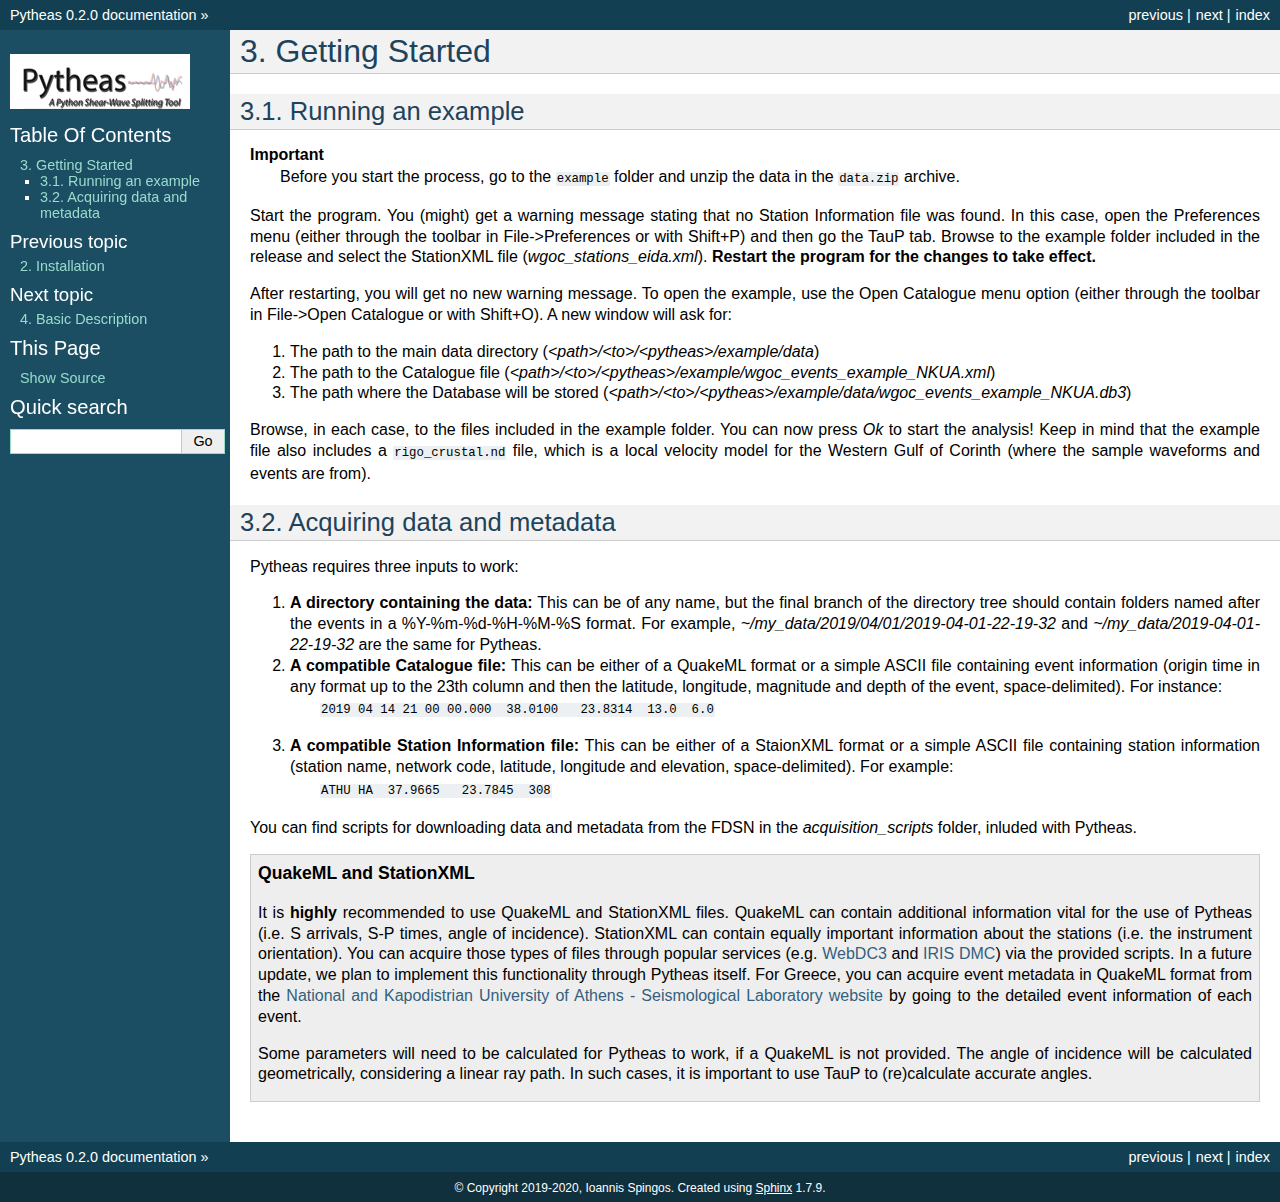
<file: introduction/quickstart.html>
<!DOCTYPE html PUBLIC "-//W3C//DTD XHTML 1.0 Transitional//EN"
  "http://www.w3.org/TR/xhtml1/DTD/xhtml1-transitional.dtd">

<html xmlns="http://www.w3.org/1999/xhtml">
  <head>
    <meta http-equiv="X-UA-Compatible" content="IE=Edge" />
    <meta http-equiv="Content-Type" content="text/html; charset=utf-8" />
    <title>3. Getting Started &#8212; Pytheas 0.2.0 documentation</title>
    <link rel="stylesheet" href="../_static/classic.css" type="text/css" />
    <link rel="stylesheet" href="../_static/pygments.css" type="text/css" />
    <script type="text/javascript" id="documentation_options" data-url_root="../" src="../_static/documentation_options.js"></script>
    <script type="text/javascript" src="../_static/jquery.js"></script>
    <script type="text/javascript" src="../_static/underscore.js"></script>
    <script type="text/javascript" src="../_static/doctools.js"></script>
    <link rel="shortcut icon" href="../_static/Pytheas_ICO.ico"/>
    <link rel="index" title="Index" href="../genindex.html" />
    <link rel="search" title="Search" href="../search.html" />
    <link rel="next" title="4. Basic Description" href="../application/descriptions.html" />
    <link rel="prev" title="2. Installation" href="installation.html" /> 
  </head><body>
    <div class="related" role="navigation" aria-label="related navigation">
      <h3>Navigation</h3>
      <ul>
        <li class="right" style="margin-right: 10px">
          <a href="../genindex.html" title="General Index"
             accesskey="I">index</a></li>
        <li class="right" >
          <a href="../application/descriptions.html" title="4. Basic Description"
             accesskey="N">next</a> |</li>
        <li class="right" >
          <a href="installation.html" title="2. Installation"
             accesskey="P">previous</a> |</li>
        <li class="nav-item nav-item-0"><a href="../index.html">Pytheas 0.2.0 documentation</a> &#187;</li> 
      </ul>
    </div>  

    <div class="document">
      <div class="documentwrapper">
        <div class="bodywrapper">
          <div class="body" role="main">
            
  <div class="section" id="getting-started">
<h1>3. Getting Started<a class="headerlink" href="#getting-started" title="Permalink to this headline">¶</a></h1>
<div class="section" id="running-an-example">
<h2>3.1. Running an example<a class="headerlink" href="#running-an-example" title="Permalink to this headline">¶</a></h2>
<dl class="docutils">
<dt><strong>Important</strong></dt>
<dd>Before you start the process, go to the <code class="docutils literal notranslate"><span class="pre">example</span></code> folder and unzip the data in the <code class="docutils literal notranslate"><span class="pre">data.zip</span></code> archive.</dd>
</dl>
<p>Start the program. You (might) get a warning message stating that no Station Information file was found. In this case, open the Preferences menu (either through the toolbar in File-&gt;Preferences or with Shift+P) and then go the TauP tab. Browse to the example folder included in the release and select the StationXML file (<em>wgoc_stations_eida.xml</em>). <strong>Restart the program for the changes to take effect.</strong></p>
<p>After restarting, you will get no new warning message. To open the example, use the Open Catalogue menu option (either through the toolbar in File-&gt;Open Catalogue or with Shift+O). A new window will ask for:</p>
<ol class="arabic simple">
<li>The path to the main data directory (<em>&lt;path&gt;/&lt;to&gt;/&lt;pytheas&gt;/example/data</em>)</li>
<li>The path to the Catalogue file (<em>&lt;path&gt;/&lt;to&gt;/&lt;pytheas&gt;/example/wgoc_events_example_NKUA.xml</em>)</li>
<li>The path where the Database will be stored (<em>&lt;path&gt;/&lt;to&gt;/&lt;pytheas&gt;/example/data/wgoc_events_example_NKUA.db3</em>)</li>
</ol>
<p>Browse, in each case, to the files included in the example folder. You can now press <cite>Ok</cite> to start the analysis! Keep in mind that the example file also includes a <code class="docutils literal notranslate"><span class="pre">rigo_crustal.nd</span></code> file, which is a local velocity model for the Western Gulf of Corinth (where the sample waveforms and events are from).</p>
</div>
<div class="section" id="acquiring-data-and-metadata">
<h2>3.2. Acquiring data and metadata<a class="headerlink" href="#acquiring-data-and-metadata" title="Permalink to this headline">¶</a></h2>
<p>Pytheas requires three inputs to work:</p>
<ol class="arabic simple">
<li><strong>A directory containing the data:</strong> This can be of any name, but the final branch of the directory tree should contain folders named after the events in a %Y-%m-%d-%H-%M-%S format. For example, <em>~/my_data/2019/04/01/2019-04-01-22-19-32</em> and <em>~/my_data/2019-04-01-22-19-32</em> are the same for Pytheas.</li>
<li><dl class="first docutils">
<dt><strong>A compatible Catalogue file:</strong> This can be either of a QuakeML format or a simple ASCII file containing event information (origin time in any format up to the 23th column and then the latitude, longitude, magnitude and depth of the event, space-delimited). For instance:</dt>
<dd><code class="docutils literal notranslate"><span class="pre">2019</span> <span class="pre">04</span> <span class="pre">14</span> <span class="pre">21</span> <span class="pre">00</span> <span class="pre">00.000</span>&#160; <span class="pre">38.0100</span>&#160;&#160; <span class="pre">23.8314</span>&#160; <span class="pre">13.0</span>&#160; <span class="pre">6.0</span></code></dd>
</dl>
</li>
<li><dl class="first docutils">
<dt><strong>A compatible Station Information file:</strong> This can be either of a StaionXML format or a simple ASCII file containing station information (station name, network code, latitude, longitude and elevation, space-delimited). For example:</dt>
<dd><code class="docutils literal notranslate"><span class="pre">ATHU</span> <span class="pre">HA</span>&#160; <span class="pre">37.9665</span>&#160;&#160; <span class="pre">23.7845</span>&#160; <span class="pre">308</span></code></dd>
</dl>
</li>
</ol>
<p>You can find scripts for downloading data and metadata from the FDSN in the <em>acquisition_scripts</em> folder, inluded with Pytheas.</p>
<div class="topic">
<p class="topic-title first">QuakeML and StationXML</p>
<p>It is <strong>highly</strong> recommended to use QuakeML and StationXML files. QuakeML can contain additional information vital for the use of Pytheas (i.e. S arrivals, S-P times, angle of incidence). StationXML can contain equally important information about the stations (i.e. the instrument orientation). You can acquire those types of files through popular services (e.g. <a class="reference external" href="http://eida.gfz-potsdam.de/webdc3/">WebDC3</a> and <a class="reference external" href="https://service.iris.edu/fdsnws/">IRIS DMC</a>) via the provided scripts. In a future update, we plan to implement this functionality through Pytheas itself. For Greece, you can acquire event metadata in QuakeML format from the <a class="reference external" href="http://www.geophysics.geol.uoa.gr/stations/gmapv3_db/index.php?lang=en">National and Kapodistrian University of Athens - Seismological Laboratory website</a> by going to the detailed event information of each event.</p>
<p>Some parameters will need to be calculated for Pytheas to work, if a QuakeML is not provided. The angle of incidence will be calculated geometrically, considering a linear ray path. In such cases, it is important to use TauP to (re)calculate accurate angles.</p>
</div>
</div>
</div>


          </div>
        </div>
      </div>
      <div class="sphinxsidebar" role="navigation" aria-label="main navigation">
        <div class="sphinxsidebarwrapper">
            <p class="logo"><a href="../index.html">
              <img class="logo" src="../_static/splash_color_55px.png" alt="Logo"/>
            </a></p>
  <h3><a href="../index.html">Table Of Contents</a></h3>
  <ul>
<li><a class="reference internal" href="#">3. Getting Started</a><ul>
<li><a class="reference internal" href="#running-an-example">3.1. Running an example</a></li>
<li><a class="reference internal" href="#acquiring-data-and-metadata">3.2. Acquiring data and metadata</a></li>
</ul>
</li>
</ul>

  <h4>Previous topic</h4>
  <p class="topless"><a href="installation.html"
                        title="previous chapter">2. Installation</a></p>
  <h4>Next topic</h4>
  <p class="topless"><a href="../application/descriptions.html"
                        title="next chapter">4. Basic Description</a></p>
  <div role="note" aria-label="source link">
    <h3>This Page</h3>
    <ul class="this-page-menu">
      <li><a href="../_sources/introduction/quickstart.rst.txt"
            rel="nofollow">Show Source</a></li>
    </ul>
   </div>
<div id="searchbox" style="display: none" role="search">
  <h3>Quick search</h3>
    <div class="searchformwrapper">
    <form class="search" action="../search.html" method="get">
      <input type="text" name="q" />
      <input type="submit" value="Go" />
      <input type="hidden" name="check_keywords" value="yes" />
      <input type="hidden" name="area" value="default" />
    </form>
    </div>
</div>
<script type="text/javascript">$('#searchbox').show(0);</script>
        </div>
      </div>
      <div class="clearer"></div>
    </div>
    <div class="related" role="navigation" aria-label="related navigation">
      <h3>Navigation</h3>
      <ul>
        <li class="right" style="margin-right: 10px">
          <a href="../genindex.html" title="General Index"
             >index</a></li>
        <li class="right" >
          <a href="../application/descriptions.html" title="4. Basic Description"
             >next</a> |</li>
        <li class="right" >
          <a href="installation.html" title="2. Installation"
             >previous</a> |</li>
        <li class="nav-item nav-item-0"><a href="../index.html">Pytheas 0.2.0 documentation</a> &#187;</li> 
      </ul>
    </div>
    <div class="footer" role="contentinfo">
        &#169; Copyright 2019-2020, Ioannis Spingos.
      Created using <a href="http://sphinx-doc.org/">Sphinx</a> 1.7.9.
    </div>
  </body>
</html>
</file>
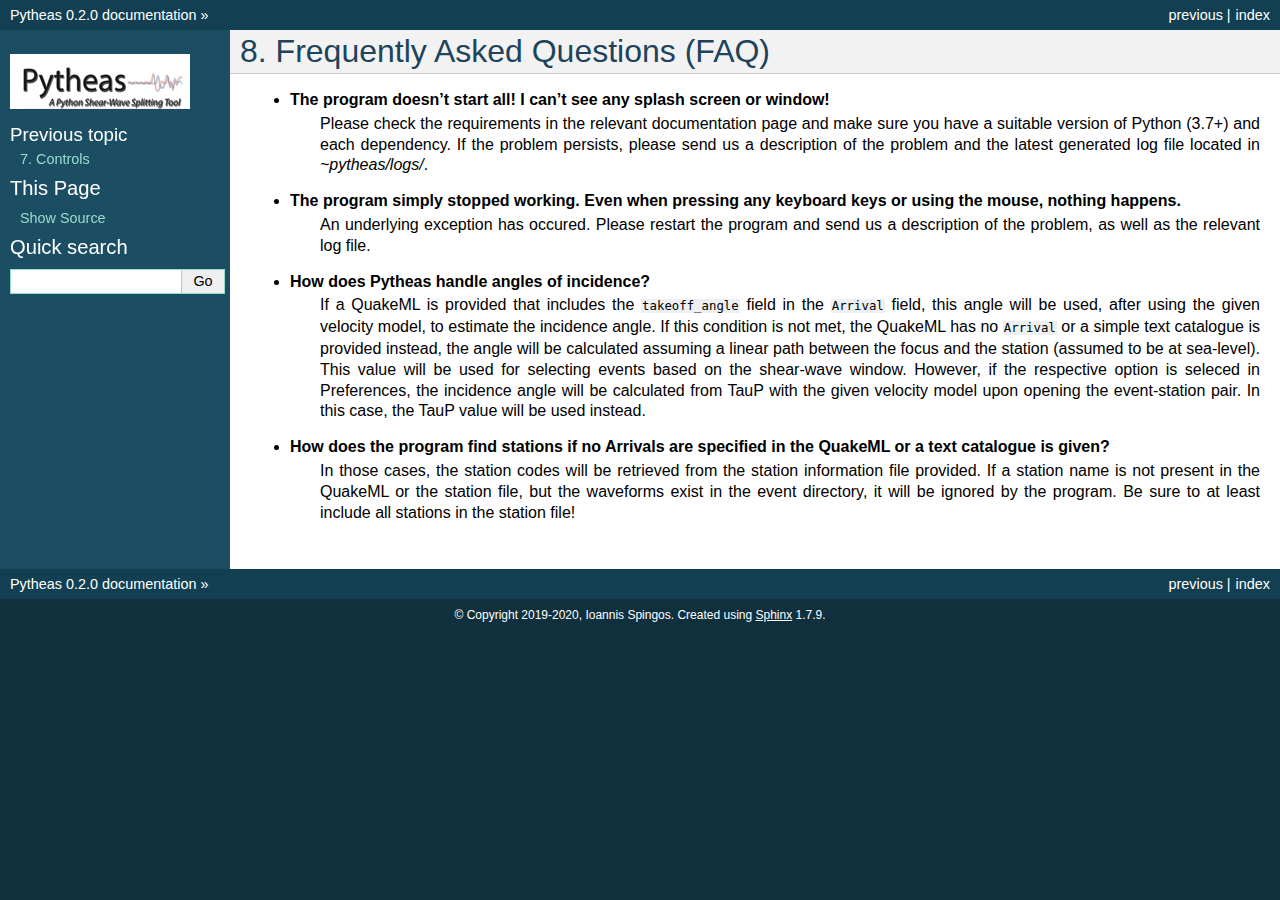
<file: supl/faq.html>
<!DOCTYPE html PUBLIC "-//W3C//DTD XHTML 1.0 Transitional//EN"
  "http://www.w3.org/TR/xhtml1/DTD/xhtml1-transitional.dtd">

<html xmlns="http://www.w3.org/1999/xhtml">
  <head>
    <meta http-equiv="X-UA-Compatible" content="IE=Edge" />
    <meta http-equiv="Content-Type" content="text/html; charset=utf-8" />
    <title>8. Frequently Asked Questions (FAQ) &#8212; Pytheas 0.2.0 documentation</title>
    <link rel="stylesheet" href="../_static/classic.css" type="text/css" />
    <link rel="stylesheet" href="../_static/pygments.css" type="text/css" />
    <script type="text/javascript" id="documentation_options" data-url_root="../" src="../_static/documentation_options.js"></script>
    <script type="text/javascript" src="../_static/jquery.js"></script>
    <script type="text/javascript" src="../_static/underscore.js"></script>
    <script type="text/javascript" src="../_static/doctools.js"></script>
    <link rel="shortcut icon" href="../_static/Pytheas_ICO.ico"/>
    <link rel="index" title="Index" href="../genindex.html" />
    <link rel="search" title="Search" href="../search.html" />
    <link rel="prev" title="7. Controls" href="../application/keybindings.html" /> 
  </head><body>
    <div class="related" role="navigation" aria-label="related navigation">
      <h3>Navigation</h3>
      <ul>
        <li class="right" style="margin-right: 10px">
          <a href="../genindex.html" title="General Index"
             accesskey="I">index</a></li>
        <li class="right" >
          <a href="../application/keybindings.html" title="7. Controls"
             accesskey="P">previous</a> |</li>
        <li class="nav-item nav-item-0"><a href="../index.html">Pytheas 0.2.0 documentation</a> &#187;</li> 
      </ul>
    </div>  

    <div class="document">
      <div class="documentwrapper">
        <div class="bodywrapper">
          <div class="body" role="main">
            
  <div class="section" id="frequently-asked-questions-faq">
<h1>8. Frequently Asked Questions (FAQ)<a class="headerlink" href="#frequently-asked-questions-faq" title="Permalink to this headline">¶</a></h1>
<ul class="simple">
<li><dl class="first docutils">
<dt><strong>The program doesn’t start all! I can’t see any splash screen or window!</strong></dt>
<dd>Please check the requirements in the relevant documentation page and make sure you have a suitable version of Python (3.7+) and each dependency. If the problem persists, please send us a description of the problem and the latest generated log file located in <em>~pytheas/logs/</em>.</dd>
</dl>
</li>
<li><dl class="first docutils">
<dt><strong>The program simply stopped working. Even when pressing any keyboard keys or using the mouse, nothing happens.</strong></dt>
<dd>An underlying exception has occured. Please restart the program and send us a description of the problem, as well as the relevant log file.</dd>
</dl>
</li>
<li><dl class="first docutils">
<dt><strong>How does Pytheas handle angles of incidence?</strong></dt>
<dd>If a QuakeML is provided that includes the <code class="docutils literal notranslate"><span class="pre">takeoff_angle</span></code> field in the <code class="docutils literal notranslate"><span class="pre">Arrival</span></code> field, this angle will be used, after using the given velocity model, to estimate the incidence angle. If this condition is not met, the QuakeML has no <code class="docutils literal notranslate"><span class="pre">Arrival</span></code> or a simple text catalogue is provided instead, the angle will be calculated assuming a linear path between the focus and the station (assumed to be at sea-level). This value will be used for selecting events based on the shear-wave window. However, if the respective option is seleced in Preferences, the incidence angle will be calculated from TauP with the given velocity model upon opening the event-station pair. In this case, the TauP value will be used instead.</dd>
</dl>
</li>
<li><dl class="first docutils">
<dt><strong>How does the program find stations if no Arrivals are specified in the QuakeML or a text catalogue is given?</strong></dt>
<dd>In those cases, the station codes will be retrieved from the station information file provided. If a station name is not present in the QuakeML or the station file, but the waveforms exist in the event directory, it will be ignored by the program. Be sure to at least include all stations in the station file!</dd>
</dl>
</li>
</ul>
</div>


          </div>
        </div>
      </div>
      <div class="sphinxsidebar" role="navigation" aria-label="main navigation">
        <div class="sphinxsidebarwrapper">
            <p class="logo"><a href="../index.html">
              <img class="logo" src="../_static/splash_color_55px.png" alt="Logo"/>
            </a></p>
  <h4>Previous topic</h4>
  <p class="topless"><a href="../application/keybindings.html"
                        title="previous chapter">7. Controls</a></p>
  <div role="note" aria-label="source link">
    <h3>This Page</h3>
    <ul class="this-page-menu">
      <li><a href="../_sources/supl/faq.rst.txt"
            rel="nofollow">Show Source</a></li>
    </ul>
   </div>
<div id="searchbox" style="display: none" role="search">
  <h3>Quick search</h3>
    <div class="searchformwrapper">
    <form class="search" action="../search.html" method="get">
      <input type="text" name="q" />
      <input type="submit" value="Go" />
      <input type="hidden" name="check_keywords" value="yes" />
      <input type="hidden" name="area" value="default" />
    </form>
    </div>
</div>
<script type="text/javascript">$('#searchbox').show(0);</script>
        </div>
      </div>
      <div class="clearer"></div>
    </div>
    <div class="related" role="navigation" aria-label="related navigation">
      <h3>Navigation</h3>
      <ul>
        <li class="right" style="margin-right: 10px">
          <a href="../genindex.html" title="General Index"
             >index</a></li>
        <li class="right" >
          <a href="../application/keybindings.html" title="7. Controls"
             >previous</a> |</li>
        <li class="nav-item nav-item-0"><a href="../index.html">Pytheas 0.2.0 documentation</a> &#187;</li> 
      </ul>
    </div>
    <div class="footer" role="contentinfo">
        &#169; Copyright 2019-2020, Ioannis Spingos.
      Created using <a href="http://sphinx-doc.org/">Sphinx</a> 1.7.9.
    </div>
  </body>
</html>
</file>
<file: _static/classic.css>
/*
 * classic.css_t
 * ~~~~~~~~~~~~~
 *
 * Sphinx stylesheet -- classic theme.
 *
 * :copyright: Copyright 2007-2018 by the Sphinx team, see AUTHORS.
 * :license: BSD, see LICENSE for details.
 *
 */

@import url("basic.css");

/* -- page layout ----------------------------------------------------------- */

body {
    font-family: sans-serif;
    font-size: 100%;
    background-color: #11303d;
    color: #000;
    margin: 0;
    padding: 0;
}

div.document {
    background-color: #1c4e63;
}

div.documentwrapper {
    float: left;
    width: 100%;
}

div.bodywrapper {
    margin: 0 0 0 230px;
}

div.body {
    background-color: #ffffff;
    color: #000000;
    padding: 0 20px 30px 20px;
}

div.footer {
    color: #ffffff;
    width: 100%;
    padding: 9px 0 9px 0;
    text-align: center;
    font-size: 75%;
}

div.footer a {
    color: #ffffff;
    text-decoration: underline;
}

div.related {
    background-color: #133f52;
    line-height: 30px;
    color: #ffffff;
}

div.related a {
    color: #ffffff;
}

div.sphinxsidebar {
    top: 30px;
    bottom: 0;
    margin: 0;
    position: fixed;
    overflow: auto;
    height: auto;
}
/* this is nice, but it it leads to hidden headings when jumping
   to an anchor */
/*
div.related {
    position: fixed;
}

div.documentwrapper {
    margin-top: 30px;
}
*/

div.sphinxsidebar h3 {
    font-family: 'Trebuchet MS', sans-serif;
    color: #ffffff;
    font-size: 1.4em;
    font-weight: normal;
    margin: 0;
    padding: 0;
}

div.sphinxsidebar h3 a {
    color: #ffffff;
}

div.sphinxsidebar h4 {
    font-family: 'Trebuchet MS', sans-serif;
    color: #ffffff;
    font-size: 1.3em;
    font-weight: normal;
    margin: 5px 0 0 0;
    padding: 0;
}

div.sphinxsidebar p {
    color: #ffffff;
}

div.sphinxsidebar p.topless {
    margin: 5px 10px 10px 10px;
}

div.sphinxsidebar ul {
    margin: 10px;
    padding: 0;
    color: #ffffff;
}

div.sphinxsidebar a {
    color: #98dbcc;
}

div.sphinxsidebar input {
    border: 1px solid #98dbcc;
    font-family: sans-serif;
    font-size: 1em;
}



/* -- hyperlink styles ------------------------------------------------------ */

a {
    color: #355f7c;
    text-decoration: none;
}

a:visited {
    color: #355f7c;
    text-decoration: none;
}

a:hover {
    text-decoration: underline;
}



/* -- body styles ----------------------------------------------------------- */

div.body h1,
div.body h2,
div.body h3,
div.body h4,
div.body h5,
div.body h6 {
    font-family: 'Trebuchet MS', sans-serif;
    background-color: #f2f2f2;
    font-weight: normal;
    color: #20435c;
    border-bottom: 1px solid #ccc;
    margin: 20px -20px 10px -20px;
    padding: 3px 0 3px 10px;
}

div.body h1 { margin-top: 0; font-size: 200%; }
div.body h2 { font-size: 160%; }
div.body h3 { font-size: 140%; }
div.body h4 { font-size: 120%; }
div.body h5 { font-size: 110%; }
div.body h6 { font-size: 100%; }

a.headerlink {
    color: #c60f0f;
    font-size: 0.8em;
    padding: 0 4px 0 4px;
    text-decoration: none;
}

a.headerlink:hover {
    background-color: #c60f0f;
    color: white;
}

div.body p, div.body dd, div.body li, div.body blockquote {
    text-align: justify;
    line-height: 130%;
}

div.admonition p.admonition-title + p {
    display: inline;
}

div.admonition p {
    margin-bottom: 5px;
}

div.admonition pre {
    margin-bottom: 5px;
}

div.admonition ul, div.admonition ol {
    margin-bottom: 5px;
}

div.note {
    background-color: #eee;
    border: 1px solid #ccc;
}

div.seealso {
    background-color: #ffc;
    border: 1px solid #ff6;
}

div.topic {
    background-color: #eee;
}

div.warning {
    background-color: #ffe4e4;
    border: 1px solid #f66;
}

p.admonition-title {
    display: inline;
}

p.admonition-title:after {
    content: ":";
}

pre {
    padding: 5px;
    background-color: #eeffcc;
    color: #333333;
    line-height: 120%;
    border: 1px solid #ac9;
    border-left: none;
    border-right: none;
}

code {
    background-color: #ecf0f3;
    padding: 0 1px 0 1px;
    font-size: 0.95em;
}

th {
    background-color: #ede;
}

.warning code {
    background: #efc2c2;
}

.note code {
    background: #d6d6d6;
}

.viewcode-back {
    font-family: sans-serif;
}

div.viewcode-block:target {
    background-color: #f4debf;
    border-top: 1px solid #ac9;
    border-bottom: 1px solid #ac9;
}

div.code-block-caption {
    color: #efefef;
    background-color: #1c4e63;
}
</file>
<file: _static/pygments.css>
.highlight .hll { background-color: #ffffcc }
.highlight  { background: #eeffcc; }
.highlight .c { color: #408090; font-style: italic } /* Comment */
.highlight .err { border: 1px solid #FF0000 } /* Error */
.highlight .k { color: #007020; font-weight: bold } /* Keyword */
.highlight .o { color: #666666 } /* Operator */
.highlight .ch { color: #408090; font-style: italic } /* Comment.Hashbang */
.highlight .cm { color: #408090; font-style: italic } /* Comment.Multiline */
.highlight .cp { color: #007020 } /* Comment.Preproc */
.highlight .cpf { color: #408090; font-style: italic } /* Comment.PreprocFile */
.highlight .c1 { color: #408090; font-style: italic } /* Comment.Single */
.highlight .cs { color: #408090; background-color: #fff0f0 } /* Comment.Special */
.highlight .gd { color: #A00000 } /* Generic.Deleted */
.highlight .ge { font-style: italic } /* Generic.Emph */
.highlight .gr { color: #FF0000 } /* Generic.Error */
.highlight .gh { color: #000080; font-weight: bold } /* Generic.Heading */
.highlight .gi { color: #00A000 } /* Generic.Inserted */
.highlight .go { color: #333333 } /* Generic.Output */
.highlight .gp { color: #c65d09; font-weight: bold } /* Generic.Prompt */
.highlight .gs { font-weight: bold } /* Generic.Strong */
.highlight .gu { color: #800080; font-weight: bold } /* Generic.Subheading */
.highlight .gt { color: #0044DD } /* Generic.Traceback */
.highlight .kc { color: #007020; font-weight: bold } /* Keyword.Constant */
.highlight .kd { color: #007020; font-weight: bold } /* Keyword.Declaration */
.highlight .kn { color: #007020; font-weight: bold } /* Keyword.Namespace */
.highlight .kp { color: #007020 } /* Keyword.Pseudo */
.highlight .kr { color: #007020; font-weight: bold } /* Keyword.Reserved */
.highlight .kt { color: #902000 } /* Keyword.Type */
.highlight .m { color: #208050 } /* Literal.Number */
.highlight .s { color: #4070a0 } /* Literal.String */
.highlight .na { color: #4070a0 } /* Name.Attribute */
.highlight .nb { color: #007020 } /* Name.Builtin */
.highlight .nc { color: #0e84b5; font-weight: bold } /* Name.Class */
.highlight .no { color: #60add5 } /* Name.Constant */
.highlight .nd { color: #555555; font-weight: bold } /* Name.Decorator */
.highlight .ni { color: #d55537; font-weight: bold } /* Name.Entity */
.highlight .ne { color: #007020 } /* Name.Exception */
.highlight .nf { color: #06287e } /* Name.Function */
.highlight .nl { color: #002070; font-weight: bold } /* Name.Label */
.highlight .nn { color: #0e84b5; font-weight: bold } /* Name.Namespace */
.highlight .nt { color: #062873; font-weight: bold } /* Name.Tag */
.highlight .nv { color: #bb60d5 } /* Name.Variable */
.highlight .ow { color: #007020; font-weight: bold } /* Operator.Word */
.highlight .w { color: #bbbbbb } /* Text.Whitespace */
.highlight .mb { color: #208050 } /* Literal.Number.Bin */
.highlight .mf { color: #208050 } /* Literal.Number.Float */
.highlight .mh { color: #208050 } /* Literal.Number.Hex */
.highlight .mi { color: #208050 } /* Literal.Number.Integer */
.highlight .mo { color: #208050 } /* Literal.Number.Oct */
.highlight .sa { color: #4070a0 } /* Literal.String.Affix */
.highlight .sb { color: #4070a0 } /* Literal.String.Backtick */
.highlight .sc { color: #4070a0 } /* Literal.String.Char */
.highlight .dl { color: #4070a0 } /* Literal.String.Delimiter */
.highlight .sd { color: #4070a0; font-style: italic } /* Literal.String.Doc */
.highlight .s2 { color: #4070a0 } /* Literal.String.Double */
.highlight .se { color: #4070a0; font-weight: bold } /* Literal.String.Escape */
.highlight .sh { color: #4070a0 } /* Literal.String.Heredoc */
.highlight .si { color: #70a0d0; font-style: italic } /* Literal.String.Interpol */
.highlight .sx { color: #c65d09 } /* Literal.String.Other */
.highlight .sr { color: #235388 } /* Literal.String.Regex */
.highlight .s1 { color: #4070a0 } /* Literal.String.Single */
.highlight .ss { color: #517918 } /* Literal.String.Symbol */
.highlight .bp { color: #007020 } /* Name.Builtin.Pseudo */
.highlight .fm { color: #06287e } /* Name.Function.Magic */
.highlight .vc { color: #bb60d5 } /* Name.Variable.Class */
.highlight .vg { color: #bb60d5 } /* Name.Variable.Global */
.highlight .vi { color: #bb60d5 } /* Name.Variable.Instance */
.highlight .vm { color: #bb60d5 } /* Name.Variable.Magic */
.highlight .il { color: #208050 } /* Literal.Number.Integer.Long */
</file>
